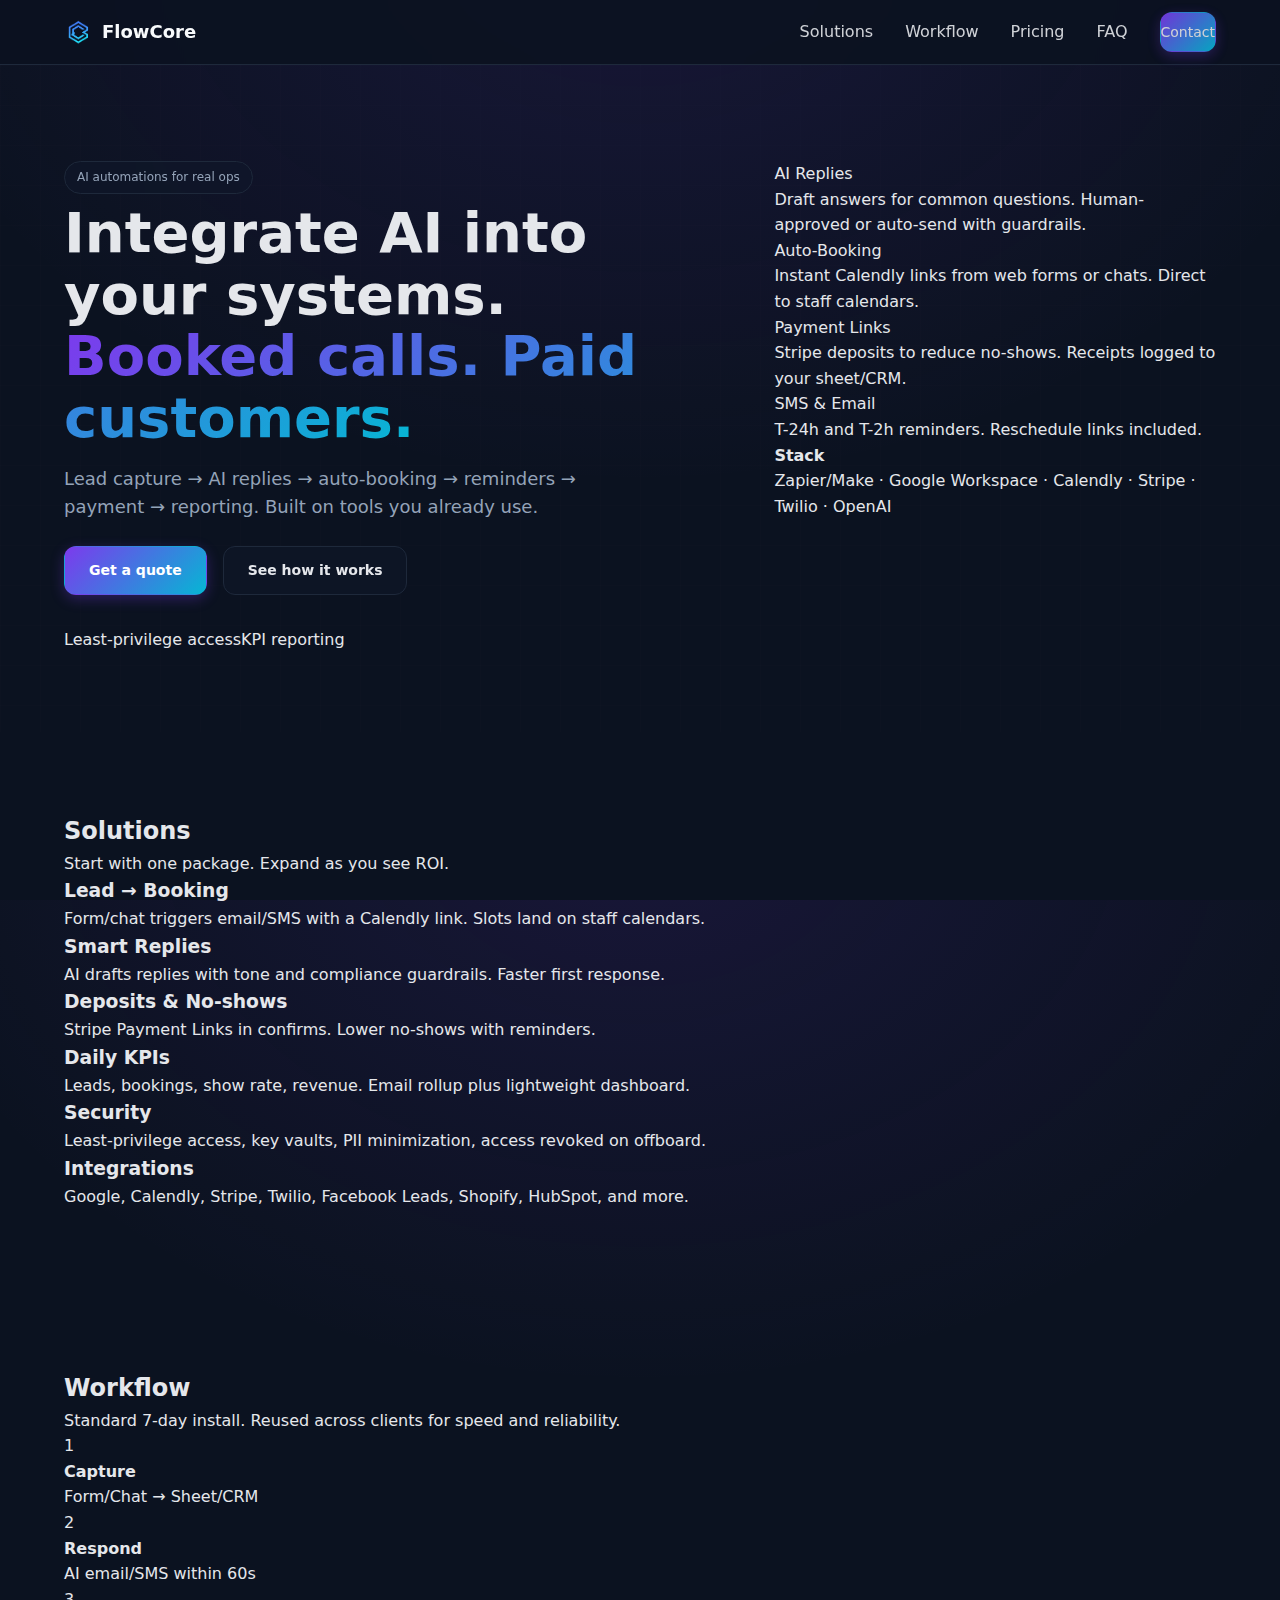
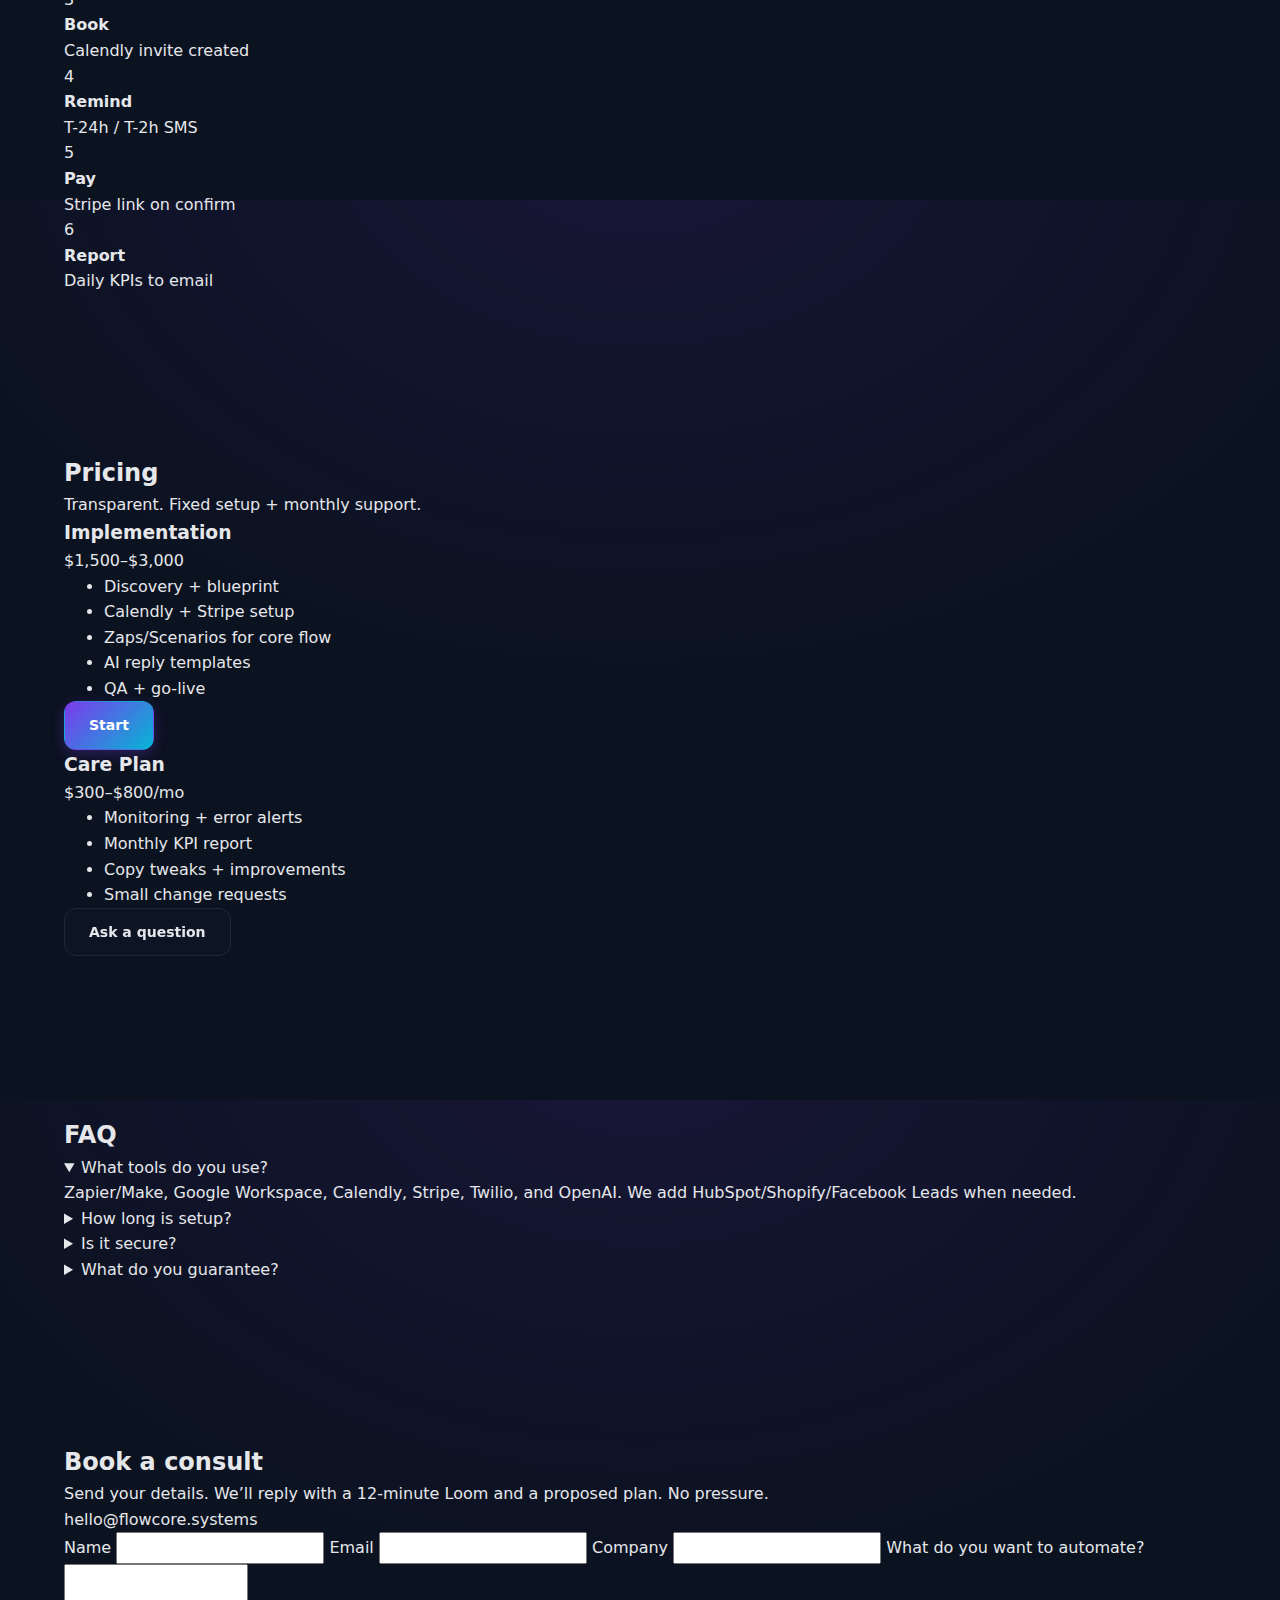
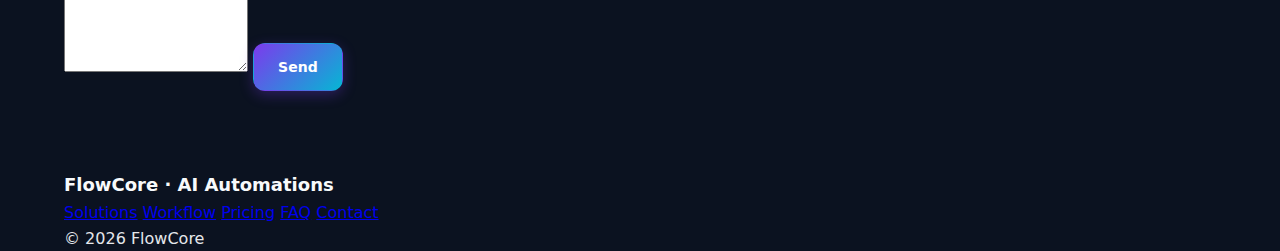
<file: index.html>
<!doctype html>
<html lang="en">
<head>
  <meta charset="utf-8" />
  <meta name="viewport" content="width=device-width,initial-scale=1" />
  <title>FlowCore — AI Automations for Business</title>
  <meta name="description" content="FlowCore integrates AI automations into your business: lead capture → AI replies → booking → reminders → payment → reporting." />
  <meta name="theme-color" content="#0b1220" />
  <link rel="manifest" href="manifest.json" />
  <link rel="icon" href="assets/img/icon.png" />
  <link rel="apple-touch-icon" href="assets/img/icon-192.png" />
  <link rel="stylesheet" href="assets/css/style.css" />
</head>
<body>
  <!-- Header -->
  <header class="header" id="top">
    <div class="container nav">
      <a class="brand" href="#top" aria-label="FlowCore">
        <span class="logo" aria-hidden="true">
        <img src="assets/img/icon.png" alt="" width="28" height="28" style="display:block" />
        </span>
        <span>FlowCore</span>
      </a>
      <input id="menu-toggle" type="checkbox" hidden />
      <label for="menu-toggle" class="burger" aria-label="Menu"><span></span></label>
      <nav class="menu">
        <a href="#solutions">Solutions</a>
        <a href="#workflow">Workflow</a>
        <a href="#pricing">Pricing</a>
        <a href="#faq">FAQ</a>
        <a class="btn btn-primary" href="#contact">Contact</a>
      </nav>
    </div>
  </header>

  <!-- Hero -->
  <section class="section hero">
    <div class="bg-grid"></div>
    <div class="container hero-inner">
      <div class="hero-copy">
        <span class="badge">AI automations for real ops</span>
        <h1>Integrate AI into your systems.<br><span class="grad">Booked calls. Paid customers.</span></h1>
        <p>Lead capture → AI replies → auto-booking → reminders → payment → reporting. Built on tools you already use.</p>
        <div class="cta">
          <a class="btn btn-primary" href="#contact">Get a quote</a>
          <a class="btn btn-ghost" href="#workflow">See how it works</a>
        </div>
        <div class="hero-highlights">
          <span>Least-privilege access</span>
          <span>KPI reporting</span>
        </div>
      </div>
      <div class="hero-cards">
        <div class="card">
          <div class="card-title">AI Replies</div>
          <p>Draft answers for common questions. Human-approved or auto-send with guardrails.</p>
        </div>
        <div class="card">
          <div class="card-title">Auto-Booking</div>
          <p>Instant Calendly links from web forms or chats. Direct to staff calendars.</p>
        </div>
        <div class="card">
          <div class="card-title">Payment Links</div>
          <p>Stripe deposits to reduce no-shows. Receipts logged to your sheet/CRM.</p>
        </div>
        <div class="card">
          <div class="card-title">SMS & Email</div>
          <p>T-24h and T-2h reminders. Reschedule links included.</p>
        </div>
        <div class="stack card">
          <strong>Stack</strong>
          <p>Zapier/Make · Google Workspace · Calendly · Stripe · Twilio · OpenAI</p>
        </div>
      </div>
    </div>
  </section>

  <!-- Solutions -->
  <section class="section" id="solutions">
    <div class="container">
      <h2>Solutions</h2>
      <p class="muted maxw">Start with one package. Expand as you see ROI.</p>
      <div class="grid3">
        <article class="tile">
          <h3>Lead → Booking</h3>
          <p>Form/chat triggers email/SMS with a Calendly link. Slots land on staff calendars.</p>
        </article>
        <article class="tile">
          <h3>Smart Replies</h3>
          <p>AI drafts replies with tone and compliance guardrails. Faster first response.</p>
        </article>
        <article class="tile">
          <h3>Deposits & No-shows</h3>
          <p>Stripe Payment Links in confirms. Lower no-shows with reminders.</p>
        </article>
        <article class="tile">
          <h3>Daily KPIs</h3>
          <p>Leads, bookings, show rate, revenue. Email rollup plus lightweight dashboard.</p>
        </article>
        <article class="tile">
          <h3>Security</h3>
          <p>Least-privilege access, key vaults, PII minimization, access revoked on offboard.</p>
        </article>
        <article class="tile">
          <h3>Integrations</h3>
          <p>Google, Calendly, Stripe, Twilio, Facebook Leads, Shopify, HubSpot, and more.</p>
        </article>
      </div>
    </div>
  </section>

  <!-- Workflow -->
  <section class="section" id="workflow">
    <div class="container">
      <h2>Workflow</h2>
      <p class="muted maxw">Standard 7-day install. Reused across clients for speed and reliability.</p>
      <div class="steps">
        <div class="step"><div class="num">1</div><h4>Capture</h4><p>Form/Chat → Sheet/CRM</p></div>
        <div class="step"><div class="num">2</div><h4>Respond</h4><p>AI email/SMS within 60s</p></div>
        <div class="step"><div class="num">3</div><h4>Book</h4><p>Calendly invite created</p></div>
        <div class="step"><div class="num">4</div><h4>Remind</h4><p>T-24h / T-2h SMS</p></div>
        <div class="step"><div class="num">5</div><h4>Pay</h4><p>Stripe link on confirm</p></div>
        <div class="step"><div class="num">6</div><h4>Report</h4><p>Daily KPIs to email</p></div>
      </div>
    </div>
  </section>

  <!-- Pricing -->
  <section class="section" id="pricing">
    <div class="container">
      <h2>Pricing</h2>
      <p class="muted maxw">Transparent. Fixed setup + monthly support.</p>
    <div class="grid2">
      <div class="price card">
        <h3>Implementation</h3>
        <div class="amount">$1,500–$3,000</div>
        <ul>
          <li>Discovery + blueprint</li>
          <li>Calendly + Stripe setup</li>
          <li>Zaps/Scenarios for core flow</li>
          <li>AI reply templates</li>
          <li>QA + go-live</li>
        </ul>
        <a class="btn btn-primary" href="#contact">Start</a>
      </div>
      <div class="price card">
        <h3>Care Plan</h3>
        <div class="amount">$300–$800/mo</div>
        <ul>
          <li>Monitoring + error alerts</li>
          <li>Monthly KPI report</li>
          <li>Copy tweaks + improvements</li>
          <li>Small change requests</li>
        </ul>
        <a class="btn btn-ghost" href="#contact">Ask a question</a>
      </div>
    </div>
    </div>
  </section>

  <!-- FAQ -->
  <section class="section" id="faq">
    <div class="container">
      <h2>FAQ</h2>
      <div class="faq">
        <details open>
          <summary>What tools do you use?</summary>
          <p>Zapier/Make, Google Workspace, Calendly, Stripe, Twilio, and OpenAI. We add HubSpot/Shopify/Facebook Leads when needed.</p>
        </details>
        <details>
          <summary>How long is setup?</summary>
          <p>Standard build ships in 7 days: discovery, build, QA, and go-live.</p>
        </details>
        <details>
          <summary>Is it secure?</summary>
          <p>Yes. Least-privilege access, provider vaults for keys, PII minimization, and access revocation on offboarding.</p>
        </details>
        <details>
          <summary>What do you guarantee?</summary>
          <p>Fast first response (&lt;60s), clear dashboards, and operational reliability. Performance depends on your traffic and offer.</p>
        </details>
      </div>
    </div>
  </section>

  <!-- Contact -->
  <section class="section" id="contact">
    <div class="container grid2 contact">
      <div>
        <h2>Book a consult</h2>
        <p class="muted maxw">Send your details. We’ll reply with a 12-minute Loom and a proposed plan. No pressure.</p>
        <div class="contact-info">hello@flowcore.systems</div>
      </div>
      <form name="contact" method="POST" data-netlify="true" class="card form">
        <input type="hidden" name="form-name" value="contact" />
        <label>Name
          <input name="name" required />
        </label>
        <label>Email
          <input type="email" name="email" required />
        </label>
        <label>Company
          <input name="company" />
        </label>
        <label>What do you want to automate?
          <textarea name="message" rows="4"></textarea>
        </label>
        <button class="btn btn-primary" type="submit">Send</button>
      </form>
    </div>
  </section>

  <!-- Footer -->
  <footer class="footer">
    <div class="container footer-inner">
      <div class="brand small">FlowCore · AI Automations</div>
      <div class="links">
        <a href="#solutions">Solutions</a>
        <a href="#workflow">Workflow</a>
        <a href="#pricing">Pricing</a>
        <a href="#faq">FAQ</a>
        <a href="#contact">Contact</a>
      </div>
      <div class="small">© <span id="year"></span> FlowCore</div>
    </div>
  </footer>

  <script src="assets/js/app.js"></script>
</body>
</html>
</file>
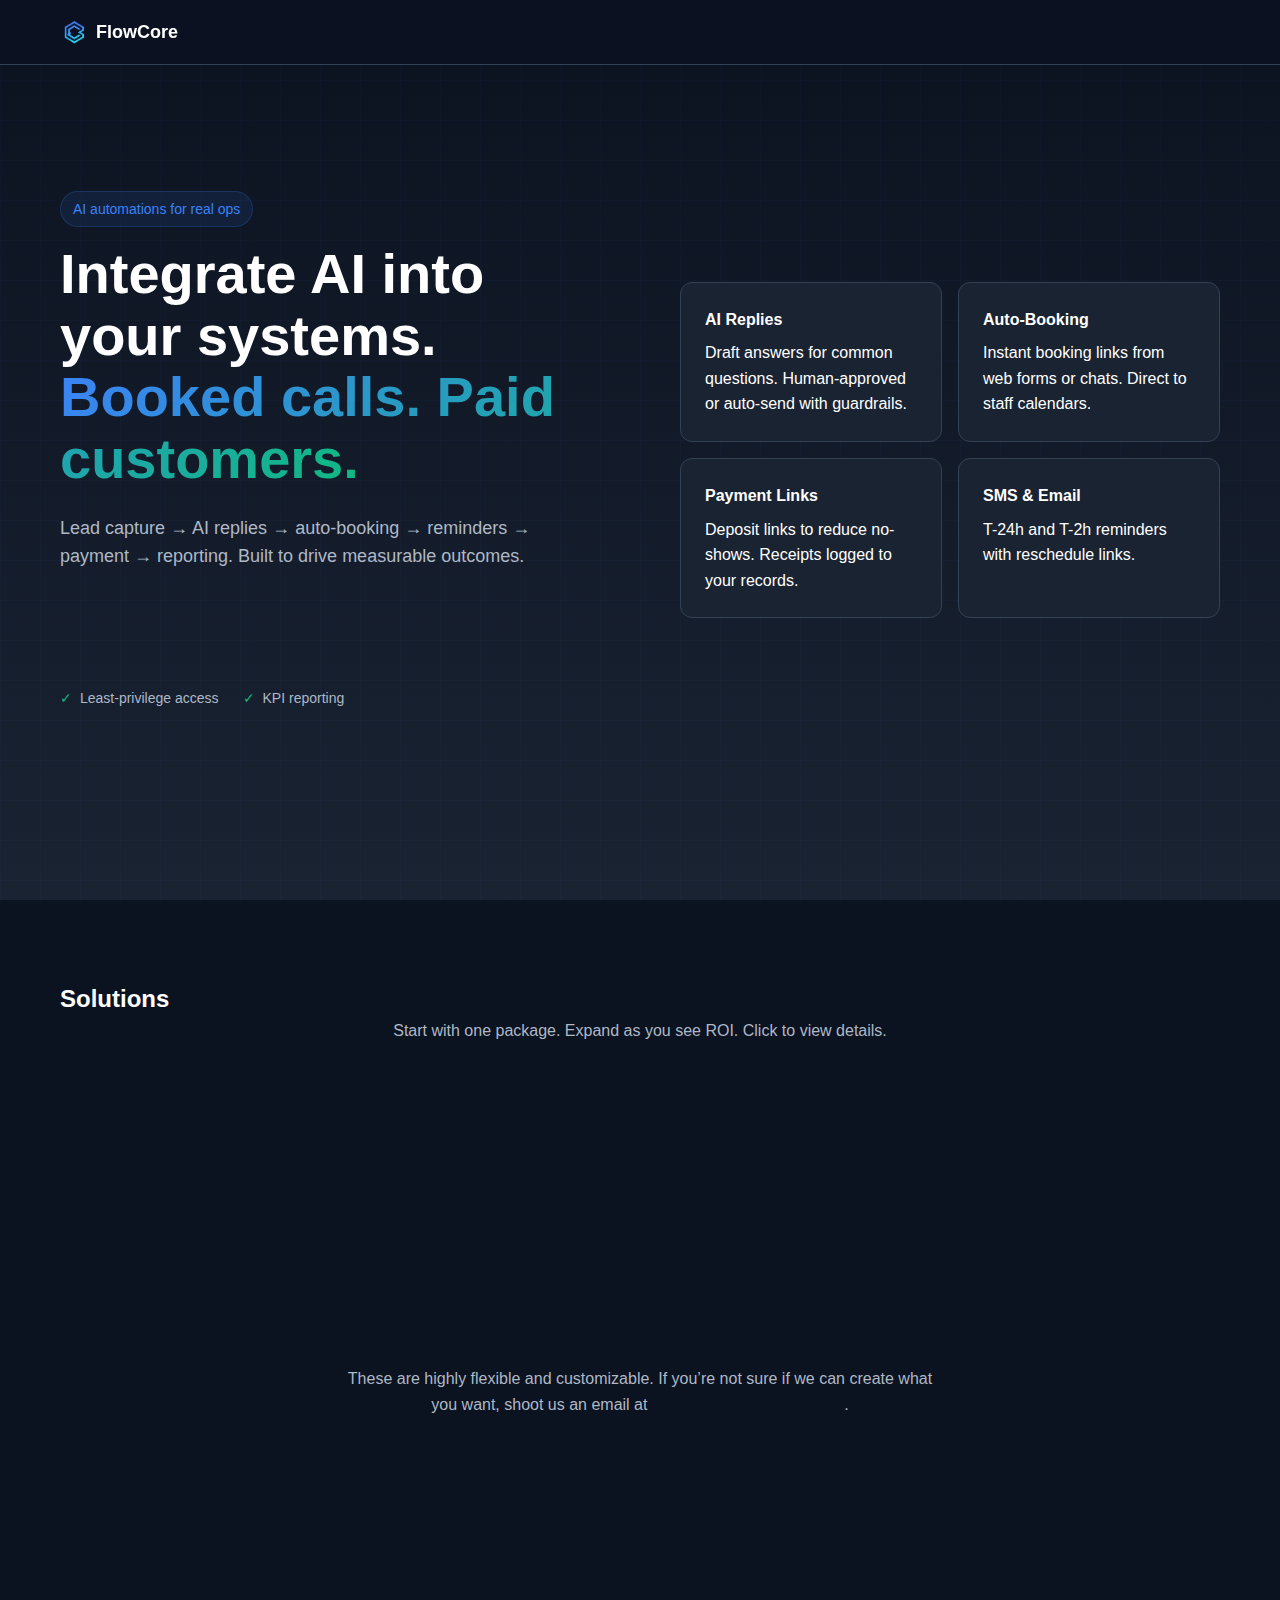
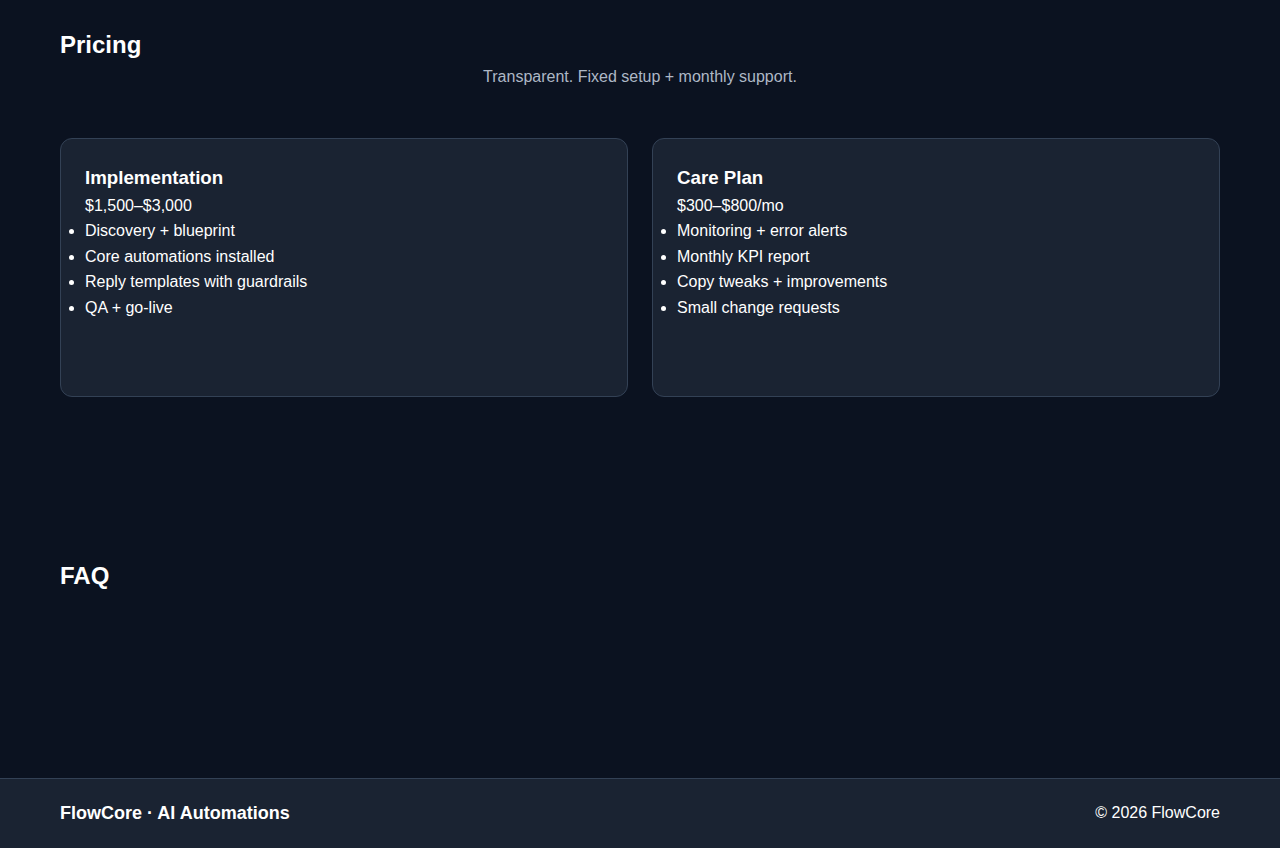
<file: FlowCorePUB-main/index.html>
<!doctype html>
<html lang="en">
<head>
  <meta charset="utf-8" />
  <meta name="viewport" content="width=device-width,initial-scale=1" />
  <title>FlowCore — AI Automations for Business</title>
  <meta name="description" content="FlowCore integrates AI automations into your business: lead capture → AI replies → booking → reminders → payment → reporting." />
  <meta name="theme-color" content="#0b1220" />
  <link rel="manifest" href="manifest.json" />
  <link rel="icon" href="assets/img/icon.png" />
  <link rel="apple-touch-icon" href="assets/img/icon-192.png" />
  <link rel="stylesheet" href="assets/css/style.css" />
</head>
<body>
  <!-- Header -->
  <header class="header" id="top">
    <div class="container nav">
      <a class="brand" href="#top" aria-label="FlowCore">
        <span class="logo" aria-hidden="true">
          <img src="assets/img/icon.png" alt="" width="28" height="28" style="display:block" />
        </span>
        <span>FlowCore</span>
      </a>
      <input id="menu-toggle" type="checkbox" hidden aria-controls="menu" />
      <label for="menu-toggle" class="burger" aria-label="Toggle Menu" data-animate="burger"><span></span></label>
      <nav class="menu" id="menu" data-animate="menu">
        <a href="#solutions" data-animate="menu-item">Solutions</a>
        <a href="#pricing" data-animate="menu-item">Pricing</a>
        <a href="#faq" data-animate="menu-item">FAQ</a>
      </nav>
    </div>
  </header>

  <!-- Hero -->
  <section class="section hero">
    <div class="bg-grid"></div>
    <div class="container hero-inner">
      <div class="hero-copy">
        <span class="badge" data-animate="badge">AI automations for real ops</span>
        <h1>Integrate AI into your systems.<br><span class="grad">Booked calls. Paid customers.</span></h1>
        <p>Lead capture → AI replies → auto-booking → reminders → payment → reporting. Built to drive measurable outcomes.</p>
        <div class="cta">
          <a class="btn btn-primary" href="#solutions" data-animate="button">Explore solutions</a>
          <a class="btn btn-ghost" href="#pricing" data-animate="button">See pricing</a>
        </div>
        <div class="hero-highlights">
          <span data-animate="highlight">Least-privilege access</span>
          <span data-animate="highlight">KPI reporting</span>
        </div>
      </div>
      <div class="hero-cards">
        <div class="card" data-animate="card">
          <div class="card-title">AI Replies</div>
          <p>Draft answers for common questions. Human-approved or auto-send with guardrails.</p>
        </div>
        <div class="card" data-animate="card">
          <div class="card-title">Auto-Booking</div>
          <p>Instant booking links from web forms or chats. Direct to staff calendars.</p>
        </div>
        <div class="card" data-animate="card">
          <div class="card-title">Payment Links</div>
          <p>Deposit links to reduce no-shows. Receipts logged to your records.</p>
        </div>
        <div class="card" data-animate="card">
          <div class="card-title">SMS & Email</div>
          <p>T-24h and T-2h reminders with reschedule links.</p>
        </div>
      </div>
    </div>
  </section>

  <!-- Solutions -->
  <section class="section" id="solutions">
    <div class="container">
      <h2>Solutions</h2>
      <p class="muted maxw">Start with one package. Expand as you see ROI. Click to view details.</p>

      <div class="grid3">
        <details class="tile" data-animate="tile">
          <summary><h3>Automated Appointment Booking & Reminders</h3></summary>
          <p>AI integrates with Google Calendar or a booking tool to allow customers to schedule appointments online. It sends automatic SMS or email confirmations and reminders, reducing no-shows.</p>
          <ul>
            <li>Google Calendar integration</li>
            <li>Automatic SMS/email reminders</li>
            <li>Reduces no-shows</li>
          </ul>
        </details>

        <details class="tile" data-animate="tile">
          <summary><h3>Customer Query Chatbot</h3></summary>
          <p>AI chatbot on the business website or Facebook page answers FAQs, books appointments, and routes complex queries to staff. Works 24/7, improving response time without extra staff cost.</p>
          <ul>
            <li>24/7 FAQ responses</li>
            <li>Appointment booking</li>
            <li>Staff query routing</li>
          </ul>
        </details>

        <details class="tile" data-animate="tile">
          <summary><h3>Lead Capture & Follow-Up</h3></summary>
          <p>AI collects leads from web forms, ads, or social media messages, adds them to a CRM, and sends automated follow-up emails/SMS sequences to nurture them until conversion.</p>
          <ul>
            <li>Multi-channel lead capture</li>
            <li>CRM integration</li>
            <li>Automated follow-up sequences</li>
          </ul>
        </details>

        <details class="tile" data-animate="tile">
          <summary><h3>Inventory & Re-Stock Alerts</h3></summary>
          <p>AI tracks sales and stock levels in real-time. It predicts when items will run low and automatically sends purchase orders or alerts staff, avoiding lost sales.</p>
          <ul>
            <li>Real-time stock tracking</li>
            <li>Predictive restock alerts</li>
            <li>Automated purchase orders</li>
          </ul>
        </details>

        <details class="tile" data-animate="tile">
          <summary><h3>Review Request & Reputation Management</h3></summary>
          <p>AI sends automatic review requests to customers after service, filters out negative feedback for internal follow-up, and posts positive reviews to Google or Facebook to boost reputation.</p>
          <ul>
            <li>Automated review requests</li>
            <li>Negative feedback filtering</li>
            <li>Social media review posting</li>
          </ul>
        </details>

        <details class="tile" data-animate="tile">
          <summary><h3>Invoice & Payment Automation</h3></summary>
          <p>AI generates invoices after a job is completed, emails them to customers, and follows up with payment reminders. Can integrate with Stripe, PayPal, or accounting software.</p>
          <ul>
            <li>Automated invoice generation</li>
            <li>Payment reminder emails</li>
            <li>Stripe/PayPal integration</li>
          </ul>
        </details>

        <details class="tile" data-animate="tile">
          <summary><h3>Social Media Content Scheduling</h3></summary>
          <p>AI plans and creates social posts based on trends, industry news, or promotions. It schedules them across Facebook, Instagram, and LinkedIn, ensuring consistent marketing.</p>
          <ul>
            <li>Trend-based post creation</li>
            <li>Multi-platform scheduling</li>
            <li>Consistent marketing output</li>
          </ul>
        </details>

        <details class="tile" data-animate="tile">
          <summary><h3>Predictive Upselling & Cross-Selling</h3></summary>
          <p>AI analyses customer purchase history and recommends related products/services via targeted emails or at checkout. This increases average order value.</p>
          <ul>
            <li>Purchase history analysis</li>
            <li>Targeted email recommendations</li>
            <li>Checkout upsell prompts</li>
          </ul>
        </details>

        <details class="tile" data-animate="tile">
          <summary><h3>AI Voice Receptionist</h3></summary>
          <p>AI-powered phone assistant answers calls, provides business information, books appointments, and routes calls to the right person. Works after hours and filters spam calls.</p>
          <ul>
            <li>24/7 call answering</li>
            <li>Appointment booking</li>
            <li>Spam call filtering</li>
          </ul>
        </details>
      </div>
      <p class="muted maxw">These are highly flexible and customizable. If you’re not sure if we can create what you want, shoot us an email at <a href="mailto:support@flowcore.systems" data-animate="link">support@flowcore.systems</a>.</p>
    </div>
  </section>

  <!-- Pricing -->
  <section class="section" id="pricing">
    <div class="container">
      <h2>Pricing</h2>
      <p class="muted maxw">Transparent. Fixed setup + monthly support.</p>
      <div class="grid2">
        <div class="price card" data-animate="card">
          <h3>Implementation</h3>
          <div class="amount">$1,500–$3,000</div>
          <ul>
            <li>Discovery + blueprint</li>
            <li>Core automations installed</li>
            <li>Reply templates with guardrails</li>
            <li>QA + go-live</li>
          </ul>
          <a class="btn btn-primary" href="#faq" data-animate="button">Start</a>
        </div>
        <div class="price card" data-animate="card">
          <h3>Care Plan</h3>
          <div class="amount">$300–$800/mo</div>
          <ul>
            <li>Monitoring + error alerts</li>
            <li>Monthly KPI report</li>
            <li>Copy tweaks + improvements</li>
            <li>Small change requests</li>
          </ul>
          <a class="btn btn-ghost" href="#faq" data-animate="button">Ask a question</a>
        </div>
      </div>
    </div>
  </section>

  <!-- FAQ -->
  <section class="section" id="faq">
    <div class="container">
      <h2>FAQ</h2>
      <div class="grid2">
        <div class="faq">
          <details open data-animate="tile">
            <summary>What outcomes do you focus on?</summary>
            <p>Faster first response, higher booking rate, and fewer no-shows. We report these weekly.</p>
          </details>
          <details data-animate="tile">
            <summary>How long is setup?</summary>
            <p>A standard build ships in 7 days including discovery, build, QA, and go-live.</p>
          </details>
        </div>
        <div class="faq">
          <details data-animate="tile">
            <summary>Is it secure?</summary>
            <p>Yes. We use least-privilege access, store keys in vaults, minimize PII, and remove access at offboarding.</p>
          </details>
          <details data-animate="tile">
            <summary>What support do we get?</summary>
            <p>Monitoring, error alerts, monthly KPI reports, and small change requests under the Care Plan.</p>
          </details>
        </div>
      </div>
    </div>
  </section>

  <!-- Footer -->
  <footer class="footer">
    <div class="container footer-inner">
      <div class="brand small">FlowCore · AI Automations</div>
      <div class="links">
        <a href="#solutions" data-animate="footer-link">Solutions</a>
        <a href="#pricing" data-animate="footer-link">Pricing</a>
        <a href="#faq" data-animate="footer-link">FAQ</a>
      </div>
      <div class="small">© <span id="year"></span> FlowCore</div>
    </div>
  </footer>

  <!-- Sample Modal for Lead Capture/Chatbot -->
  <div class="modal" id="lead-capture" data-animate="modal" hidden>
    <div class="modal-backdrop" data-animate="backdrop"></div>
    <div class="modal-content">
      <button class="modal-close" aria-label="Close modal" data-animate="button">×</button>
      <h3>Contact Us</h3>
      <form>
        <label for="name">Name</label>
        <input id="name" type="text" data-animate="input" placeholder="Your name" />
        <label for="email">Email</label>
        <input id="email" type="email" data-animate="input" placeholder="Your email" />
        <button type="submit" class="btn btn-primary" data-animate="button">Submit</button>
      </form>
    </div>
  </div>

  <script src="assets/js/app.js"></script>
</body>
</html>
</file>
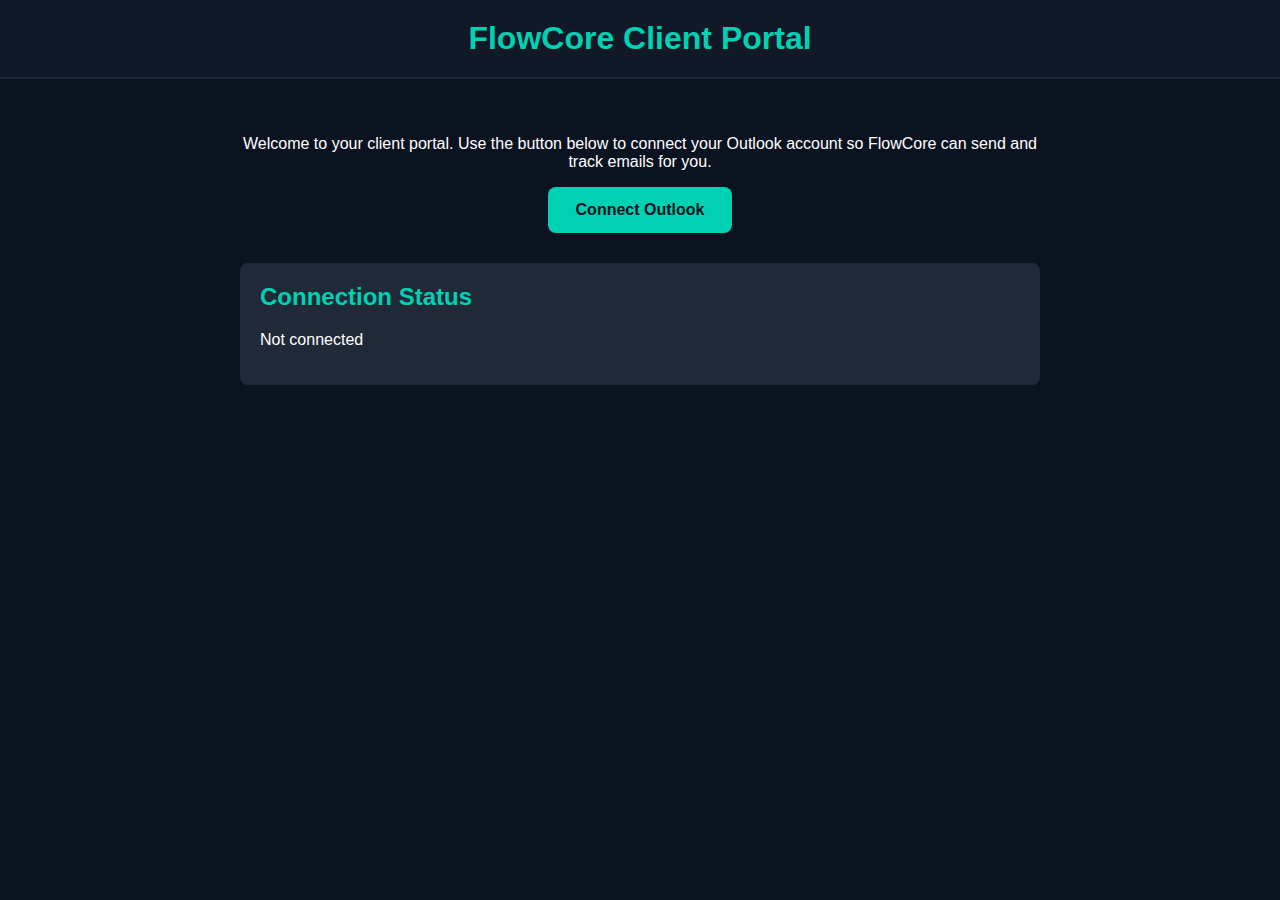
<file: FlowCorePUB-main/client-portal-1612f143g132eedr/index.html>
<!DOCTYPE html>
<html lang="en">
<head>
    <meta charset="UTF-8">
    <title>FlowCore Client Portal</title>
    <meta name="viewport" content="width=device-width, initial-scale=1.0">
    <style>
        body {
            font-family: Arial, sans-serif;
            background-color: #0b1220;
            color: #fff;
            margin: 0;
            padding: 0;
        }
        header {
            background-color: #111827;
            padding: 20px;
            text-align: center;
            border-bottom: 2px solid #1f2937;
        }
        header h1 {
            margin: 0;
            color: #00d1b2;
        }
        main {
            padding: 40px;
            max-width: 800px;
            margin: auto;
            text-align: center;
        }
        .btn {
            display: inline-block;
            padding: 14px 28px;
            font-size: 16px;
            font-weight: bold;
            background-color: #00d1b2;
            color: #0b1220;
            text-decoration: none;
            border-radius: 8px;
            transition: background-color 0.3s ease;
        }
        .btn:hover {
            background-color: #00b89c;
        }
        .status {
            margin-top: 30px;
            padding: 20px;
            background-color: #1f2937;
            border-radius: 8px;
            text-align: left;
        }
        .status h2 {
            margin-top: 0;
            color: #00d1b2;
        }
    </style>
</head>
<body>
<header>
    <h1>FlowCore Client Portal</h1>
</header>

<main>
    <p>Welcome to your client portal. Use the button below to connect your Outlook account so FlowCore can send and track emails for you.</p>

    <!-- Replace NANGO_HOST and CLIENT_ID dynamically in production -->
    <a class="btn" 
       href="https://api.nango.dev/connect/microsoft?connection_id=8f6eec44-8b00-473d-bdd2-1389085b10d6&return_url=https%3A%2F%2Fflowcore.systems%2Fclient-portal-1612f143g132eedr">
        Connect Outlook
    </a>

    <div class="status">
        <h2>Connection Status</h2>
        <p id="status-text">Not connected</p>
    </div>
</main>

<script>
    // Example: read a query param from return_url to show "Connected"
    const params = new URLSearchParams(window.location.search);
    if (params.get('connected') === 'true') {
        document.getElementById('status-text').textContent = '✅ Connected to Outlook';
    }
</script>
</body>
</html>
</file>
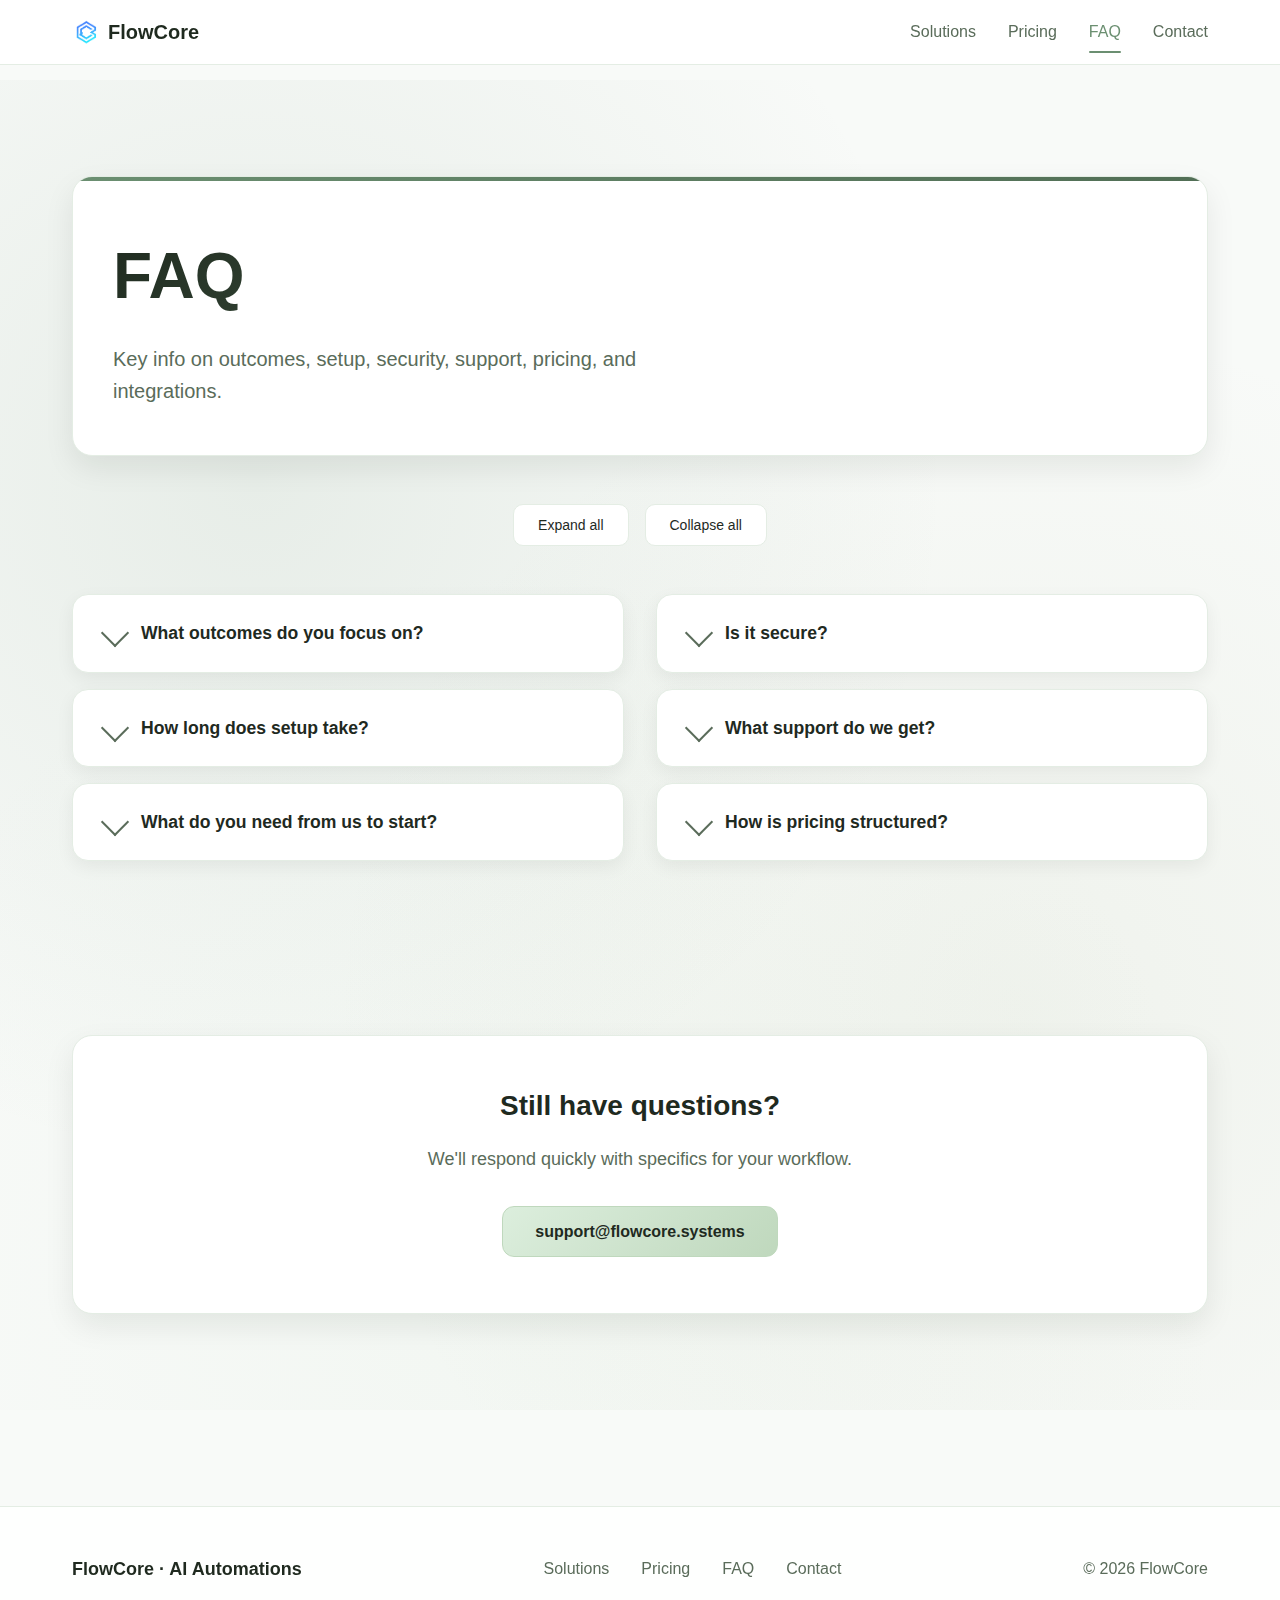
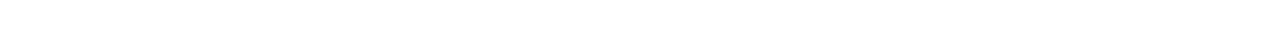
<file: FlowCorePUB-main/faq/index.html>
<!doctype html>
<html lang="en">
<head>
  <meta charset="utf-8" />
  <meta name="viewport" content="width=device-width,initial-scale=1" />
  <title>FAQ — FlowCore</title>
  <meta name="description" content="Answers to common questions about FlowCore's AI automations, setup, security, and support." />
  <meta name="theme-color" content="#F8FAF8" />
  <link rel="manifest" href="/manifest.json" />
  <link rel="icon" href="/assets/img/icon.png" />
  <link rel="apple-touch-icon" href="/assets/img/icon-192.png" />
  <style>
    * { margin: 0; padding: 0; box-sizing: border-box; }

    :root {
      --primary: #6B8F71;
      --primary-dark: #516E55;
      --secondary: #A3B18A;
      --accent: #BFD8BD;

      --background: #F8FAF8;
      --surface: #FFFFFF;
      --surface-light: #EEF5EE;

      --text: #1F2A1F;
      --text-muted: #5A6C5A;

      --border: #E4EDE4;
      --border-hover: rgba(107,143,113,0.35);

      --gradient-1: linear-gradient(135deg, #6B8F71 0%, #516E55 100%);
      --gradient-2: linear-gradient(135deg, #BFD8BD 0%, #A3B18A 100%);
      --gradient-3: linear-gradient(135deg, #DCEEDD 0%, #BFD8BD 100%);
      --gradient-bg: linear-gradient(135deg, rgba(107,143,113,0.10) 0%, rgba(163,177,138,0.08) 100%);
    }

    body {
      font-family: -apple-system, BlinkMacSystemFont, 'Segoe UI', Roboto, sans-serif;
      background: var(--background);
      color: var(--text);
      line-height: 1.6;
      overflow-x: hidden;
    }

    .container { max-width: 1200px; margin: 0 auto; padding: 0 2rem; }

/* Header (canonical) */
.header{
  position: fixed;
  top: 0; left: 0; right: 0;
  background: rgba(255,255,255,0.9);
  backdrop-filter: blur(20px);
  border-bottom: 1px solid var(--border);
  z-index: 1000;
  transition: background 0.3s ease, box-shadow 0.3s ease;
}
.nav{
  height: 64px;
  display: flex;
  align-items: center;
  justify-content: space-between;
  padding: 0 2rem;
}
.brand{
  display: flex;
  align-items: center;
  gap: 0.5rem;
  text-decoration: none;
  color: var(--text);
  font-weight: 600;
  font-size: 1.25rem;
  line-height: 1;
}
.logo{ display: flex; align-items: center; line-height: 0; }
.logo img{
  width: 28px; height: 28px;
  display: block;
  object-fit: contain;
  border-radius: 6px;
  vertical-align: middle;
}
.menu{ display: flex; align-items: center; gap: 2rem; }
.menu a{
  text-decoration: none;
  color: var(--text-muted);
  transition: color 0.3s ease;
  position: relative;
}
.menu a:hover,
.menu a.active{ color: var(--primary); }
.menu a.active::after{
  content: '';
  position: absolute;
  bottom: -0.5rem; left: 0; right: 0;
  height: 2px; background: var(--primary);
  border-radius: 1px;
}

/* Toggle */
#menu-toggle, .burger{ display: none; }

/* Mobile */
@media (max-width: 768px){
  .nav{ padding: 1rem; }

  .burger{
    display: block;
    width: 24px; height: 20px;
    cursor: pointer; position: relative; z-index: 1001;
  }
  .burger span,
  .burger span::before,
  .burger span::after{
    display: block; width: 100%; height: 2px;
    background: var(--text);
    border-radius: 1px; transition: all 0.3s ease;
    position: relative;
  }
  .burger span::before,
  .burger span::after{ content: ''; position: absolute; }
  .burger span::before{ top: -8px; }
  .burger span::after{ top: 8px; }

  .menu{
    display: none;
    position: absolute; top: 100%; left: 0; right: 0;
    background: rgba(255,255,255,0.95);
    backdrop-filter: blur(20px);
    flex-direction: column; padding: 2rem; gap: 1rem;
    border-top: 1px solid var(--border);
  }
  #menu-toggle:checked ~ .menu{ display: flex; }
}
    /* Section */
    .section { padding: 6rem 0; position: relative; }
    .section::before {
      content: '';
      position: absolute; inset: 0;
      background:
        radial-gradient(circle at 20% 30%, rgba(107,143,113,0.12) 0%, transparent 50%),
        radial-gradient(circle at 80% 70%, rgba(163,177,138,0.10) 0%, transparent 50%),
        radial-gradient(circle at 40% 90%, rgba(191,216,189,0.10) 0%, transparent 50%);
      pointer-events: none;
    }

    /* FAQ Hero Section */
    .faq-hero {
      background: var(--surface);
      border: 1px solid var(--border);
      border-radius: 20px;
      padding: 3rem 2.5rem;
      margin-bottom: 3rem;
      position: relative;
      overflow: hidden;
      animation: fadeInUp 0.8s ease-out;
      box-shadow: 0 12px 30px rgba(16,24,16,0.08);
    }
    .faq-hero::before {
      content: '';
      position: absolute; top: 0; left: 0; right: 0; height: 4px;
      background: var(--gradient-1);
      border-radius: 20px 20px 0 0;
    }
    .faq-hero h2 {
      font-size: clamp(2.5rem, 5vw, 4rem);
      font-weight: 700;
      margin-bottom: 1rem;
      background: linear-gradient(135deg, var(--text) 0%, var(--primary) 100%);
      -webkit-background-clip: text;
      -webkit-text-fill-color: transparent;
      background-clip: text;
    }
    .faq-hero p { color: var(--text-muted); font-size: 1.25rem; max-width: 600px; }

    /* FAQ Toolbar */
    .faq-toolbar {
      display: flex; justify-content: center; gap: 1rem; margin-bottom: 3rem;
      animation: fadeInUp 0.8s ease-out 0.2s both;
    }
    .btn-small {
      font-size: 0.875rem; padding: 0.75rem 1.5rem; border-radius: 10px;
      border: 1px solid var(--border);
      background: var(--surface);
      color: var(--text);
      cursor: pointer; transition: all 0.3s ease; font-weight: 500;
      position: relative; overflow: hidden;
    }
    .btn-small::before {
      content: '';
      position: absolute; top: 0; left: -100%; width: 100%; height: 100%;
      background: linear-gradient(90deg, transparent, rgba(255,255,255,0.6), transparent);
      transition: left 0.5s;
    }
    .btn-small:hover {
      border-color: var(--primary);
      color: var(--primary);
      transform: translateY(-2px);
      box-shadow: 0 8px 25px rgba(16,24,16,0.12);
    }
    .btn-small:hover::before { left: 100%; }
    .btn-small:active { transform: translateY(-1px); }

    /* Grid Layout */
    .grid2 {
      display: grid;
      grid-template-columns: repeat(auto-fit, minmax(400px, 1fr));
      gap: 2rem;
      margin-bottom: 4rem;
    }

    .faq[data-faq-col="1"] { animation: slideInLeft 0.6s ease-out 0.4s both; }
    .faq[data-faq-col="2"] { animation: slideInRight 0.6s ease-out 0.6s both; }

    /* FAQ Items */
    .faq details {
      background: var(--surface);
      border: 1px solid var(--border);
      border-radius: 16px;
      margin-bottom: 1rem;
      overflow: hidden;
      transition: all 0.4s cubic-bezier(0.4, 0, 0.2, 1);
      position: relative;
      box-shadow: 0 6px 18px rgba(16,24,16,0.06);
    }
    .faq details::before {
      content: '';
      position: absolute; top: 0; left: 0; width: 4px; height: 100%;
      background: var(--gradient-1);
      transform: scaleY(0);
      transform-origin: bottom;
      transition: transform 0.4s ease;
    }
    .faq details:nth-child(2n)::before { background: var(--gradient-2); }
    .faq details:nth-child(3n)::before { background: var(--gradient-3); }

    .faq details:hover {
      transform: translateX(8px);
      border-color: var(--border-hover);
      box-shadow: 0 10px 30px rgba(16,24,16,0.10);
    }
    .faq details:hover::before { transform: scaleY(1); }

    .faq details[open] {
      border-color: var(--primary);
      box-shadow: 0 15px 35px rgba(16,24,16,0.12);
    }
    .faq details[open]::before { transform: scaleY(1); }

    .faq summary {
      list-style: none;
      padding: 1.5rem 2rem;
      cursor: pointer;
      font-weight: 600;
      display: flex; align-items: center; gap: 1rem;
      user-select: none;
      transition: all 0.3s ease;
      position: relative;
      font-size: 1.1rem;
      color: var(--text);
    }
    .faq summary::-webkit-details-marker { display: none; }
    .faq summary:hover { color: var(--primary); }

    .faq-caret {
      width: 20px; height: 20px;
      border: 2px solid var(--text-muted);
      border-left: 0; border-top: 0;
      transform: rotate(45deg);
      transition: all 0.3s cubic-bezier(0.4, 0, 0.2, 1);
      flex-shrink: 0;
    }
    .faq details[open] > summary .faq-caret { transform: rotate(-135deg); border-color: var(--primary); }
    .faq summary:hover .faq-caret { border-color: var(--primary); transform: rotate(45deg) scale(1.1); }
    .faq details[open] > summary:hover .faq-caret { transform: rotate(-135deg) scale(1.1); }

    .faq-body {
      padding: 0 2rem 1.5rem 4rem;
      color: var(--text-muted);
      line-height: 1.7;
      font-size: 1rem;
      animation: fadeInContent 0.4s ease-out;
    }
    .faq-body a {
      color: var(--secondary);
      text-decoration: none;
      transition: color 0.3s ease;
    }
    .faq-body a:hover { color: var(--primary); text-decoration: underline; }

    /* Contact Section */
    .contact-section {
      background: var(--surface);
      border: 1px solid var(--border);
      border-radius: 20px;
      padding: 3rem 2.5rem;
      text-align: center;
      position: relative;
      overflow: hidden;
      animation: fadeInUp 0.8s ease-out 0.8s both;
      box-shadow: 0 12px 30px rgba(16,24,16,0.08);
    }
    .contact-section::before {
      content: '';
      position: absolute;
      top: -50%; left: -50%;
      width: 200%; height: 200%;
      background: conic-gradient(from 0deg, transparent, rgba(107,143,113,0.12), transparent);
      animation: rotate 20s linear infinite;
      opacity: 0; transition: opacity 0.3s ease;
    }
    .contact-section:hover::before { opacity: 1; }

    .contact-section h3 {
      font-size: 1.75rem; font-weight: 600; margin-bottom: 1rem; position: relative; z-index: 1; color: var(--text);
    }
    .contact-section p {
      color: var(--text-muted); font-size: 1.125rem; margin-bottom: 2rem; position: relative; z-index: 1;
    }
    .contact-link {
      display: inline-block; padding: 0.75rem 2rem;
      background: var(--gradient-3); color: #1F2A1F;
      text-decoration: none; border-radius: 12px; font-weight: 600; font-size: 1rem;
      transition: all 0.3s ease; position: relative; z-index: 1; overflow: hidden; border: 1px solid var(--accent);
    }
    .contact-link::before {
      content: '';
      position: absolute; top: 0; left: -100%; width: 100%; height: 100%;
      background: linear-gradient(90deg, transparent, rgba(255,255,255,0.6), transparent);
      transition: left 0.5s;
    }
    .contact-link:hover { transform: translateY(-3px); box-shadow: 0 15px 30px rgba(16,24,16,0.12); }
    .contact-link:hover::before { left: 100%; }

    /* Footer */
    .footer {
      background: rgba(255,255,255,0.85);
      border-top: 1px solid var(--border);
      padding: 3rem 0;
      margin-top: 6rem;
      backdrop-filter: blur(12px);
    }
    .footer-inner {
      display: flex; justify-content: space-between; align-items: center; flex-wrap: wrap; gap: 2rem;
    }
    .footer-brand { font-weight: 600; font-size: 1.125rem; color: var(--text); }
    .footer-links { display: flex; gap: 2rem; }
    .footer-links a { color: var(--text-muted); text-decoration: none; transition: color 0.3s ease; }
    .footer-links a:hover { color: var(--primary); }
    .footer-copy { color: var(--text-muted); }

    /* Animations */
    @keyframes fadeInUp { from { opacity: 0; transform: translateY(30px); } to { opacity: 1; transform: translateY(0); } }
    @keyframes slideInLeft { from { opacity: 0; transform: translateX(-50px); } to { opacity: 1; transform: translateX(0); } }
    @keyframes slideInRight { from { opacity: 0; transform: translateX(50px); } to { opacity: 1; transform: translateX(0); } }
    @keyframes fadeInContent { from { opacity: 0; transform: translateY(10px); } to { opacity: 1; transform: translateY(0); } }
    @keyframes rotate { from { transform: rotate(0deg); } to { transform: rotate(360deg); } }

    /* Mobile Responsiveness */
    @media (max-width: 768px) {
      .nav { padding: 1rem; }

      .burger {
        display: block; width: 24px; height: 20px; cursor: pointer; position: relative;
      }
      .burger span,
      .burger span::before,
      .burger span::after {
        display: block; width: 100%; height: 2px; background: var(--text);
        border-radius: 1px; transition: all 0.3s ease;
      }
      .burger span::before, .burger span::after { content: ''; position: absolute; }
      .burger span::before { top: -8px; }
      .burger span::after { top: 8px; }

      .menu {
        display: none; position: absolute; top: 100%; left: 0; right: 0;
        background: rgba(255,255,255,0.95);
        backdrop-filter: blur(20px);
        flex-direction: column; padding: 2rem; gap: 1rem; border-top: 1px solid var(--border);
      }
      #menu-toggle:checked ~ .menu { display: flex; }

      .section { padding: 4rem 0; }
      .faq-hero { padding: 2rem 1.5rem; }
      .grid2 { grid-template-columns: 1fr; gap: 1rem; }
      .faq-toolbar { flex-direction: column; align-items: center; gap: 0.5rem; }

      .faq details { margin: 0 1rem 1rem; }
      .faq summary { padding: 1.25rem 1.5rem; font-size: 1rem; }
      .faq-body { padding: 0 1.5rem 1.25rem 3rem; font-size: 0.9rem; }

      .contact-section { padding: 2rem 1.5rem; margin: 2rem 1rem 0; }

      .footer-inner { flex-direction: column; text-align: center; }
      .footer-links { order: -1; justify-content: center; flex-wrap: wrap; }
    }

    @media (max-width: 480px) {
      .grid2 { grid-template-columns: 1fr; }
    }
  </style>
</head>
<body>
  <!-- Header -->
  <header class="header" id="top">
    <div class="container nav">
      <a class="brand" href="/" aria-label="FlowCore">
        <span class="logo" aria-hidden="true">
          <img src="/assets/img/icon.png" alt="" width="28" height="28" />
        </span>
        <span>FlowCore</span>
      </a>
      <input id="menu-toggle" type="checkbox" hidden aria-controls="menu" />
      <label for="menu-toggle" class="burger" aria-label="Toggle Menu"><span></span></label>
      <nav class="menu" id="menu">
        <a href="/solutions">Solutions</a>
        <a href="/pricing">Pricing</a>
        <a href="/faq" class="active">FAQ</a>
        <a href="/contact">Contact</a>
      </nav>
    </div>
  </header>

  <!-- FAQ -->
  <section class="section" id="faq" style="margin-top:80px;">
    <div class="container">
      <div class="faq-hero">
        <h2>FAQ</h2>
        <p>Key info on outcomes, setup, security, support, pricing, and integrations.</p>
      </div>

      <div class="faq-toolbar">
        <button class="btn-small" id="faq-expand">Expand all</button>
        <button class="btn-small" id="faq-collapse">Collapse all</button>
      </div>

      <div class="grid2">
        <!-- Column 1 -->
        <div class="faq" data-faq-col="1">
          <details id="faq-outcomes">
            <summary><span class="faq-caret"></span>What outcomes do you focus on?</summary>
            <div class="faq-body"><div>
              Faster first response, higher booking rate, and fewer no-shows. We track and report these weekly.
            </div></div>
          </details>

          <details id="faq-setup" open>
            <summary><span class="faq-caret"></span>How long does setup take?</summary>
            <div class="faq-body"><div>
              A standard build ships in 7 days including discovery, build, QA, and go-live.
            </div></div>
          </details>

          <details id="faq-requirements" open>
            <summary><span class="faq-caret"></span>What do you need from us to start?</summary>
            <div class="faq-body"><div>
              Access to calendars/booking tools, messaging channels (email/SMS), and basic copy or brand tone. We follow least-privilege access.
            </div></div>
          </details>

          <details id="faq-human-loop" open>
            <summary><span class="faq-caret"></span>Can we keep a human in the loop?</summary>
            <div class="faq-body"><div>
              Yes. Start in "draft then approve" mode, then graduate to auto-send with guardrails per channel or intent.
            </div></div>
          </details>
        </div>

        <!-- Column 2 -->
        <div class="faq" data-faq-col="2">
          <details id="faq-security" open>
            <summary><span class="faq-caret"></span>Is it secure?</summary>
            <div class="faq-body"><div>
              Yes. We use least-privilege access, store keys in vaults, minimize PII, and remove access at offboarding. Audit logs available on request.
            </div></div>
          </details>

          <details id="faq-support" open>
            <summary><span class="faq-caret"></span>What support do we get?</summary>
            <div class="faq-body"><div>
              Monitoring, error alerts, monthly KPI reports, and small change requests under the Care Plan.
            </div></div>
          </details>

          <details id="faq-pricing" open>
            <summary><span class="faq-caret"></span>How is pricing structured?</summary>
            <div class="faq-body"><div>
              Fixed implementation plus a monthly Care Plan. See <a href="/pricing">Pricing</a> for current tiers.
            </div></div>
          </details>

          <details id="faq-integrations" open>
            <summary><span class="faq-caret"></span>Which tools do you integrate with?</summary>
            <div class="faq-body"><div>
              Commonly Google Calendar, Outlook, Stripe, PayPal, HubSpot, Salesforce, Facebook, and website chat. Ask about others.
            </div></div>
          </details>
        </div>
      </div>

      <!-- Contact CTA -->
      <div class="contact-section">
        <h3>Still have questions?</h3>
        <p>We'll respond quickly with specifics for your workflow.</p>
        <a href="mailto:support@flowcore.systems" class="contact-link">support@flowcore.systems</a>
      </div>
    </div>
  </section>

  <!-- Footer -->
  <footer class="footer">
    <div class="container footer-inner">
      <div class="footer-brand">FlowCore · AI Automations</div>
      <nav class="footer-links">
        <a href="/solutions">Solutions</a>
        <a href="/pricing">Pricing</a>
        <a href="/faq">FAQ</a>
        <a href="/contact">Contact</a>
      </nav>
      <div class="footer-copy">© <span id="year">2025</span> FlowCore</div>
    </div>
  </footer>

  <script>
  // Query once
  const allDetails = Array.from(document.querySelectorAll('.faq details'));

  // Ensure closed on first paint
  allDetails.forEach(d => d.removeAttribute('open'));
  requestAnimationFrame(() => allDetails.forEach(d => d.open = false));

  // Also handle bfcache/back nav restores
  window.addEventListener('pageshow', () => {
    allDetails.forEach(d => d.open = false);
  });

  // Set current year
  document.getElementById('year').textContent = new Date().getFullYear();

  // Expand/Collapse buttons
  document.getElementById('faq-expand').addEventListener('click', () => {
    allDetails.forEach(d => d.open = true);
  });
  document.getElementById('faq-collapse').addEventListener('click', () => {
    allDetails.forEach(d => d.open = false);
  });

  // Header scroll effect
  // Header scroll effect
  window.addEventListener('scroll', () => {
    const header = document.querySelector('.header');
    header.style.background = window.scrollY > 100
      ? 'rgba(238, 245, 238, 0.95)' // very light green (~#EEF5EE)
      : 'rgba(255, 255, 255, 0.90)'; // white at top
  });

  // Intersection observer animations
  const observer = new IntersectionObserver((entries) => {
    entries.forEach(entry => {
      if (entry.isIntersecting) {
        entry.target.style.opacity = '1';
        entry.target.style.transform = 'translateY(0)';
      }
    });
  }, { threshold: 0.1, rootMargin: '0px 0px -50px 0px' });

  document.querySelectorAll('.faq details').forEach((el, index) => {
    el.style.opacity = '0';
    el.style.transform = 'translateY(30px)';
    el.style.transition = `opacity 0.6s ease ${index * 0.1}s, transform 0.6s ease ${index * 0.1}s`;
    observer.observe(el);
  });

  // Caret animation
  allDetails.forEach(details => {
    details.addEventListener('toggle', () => {
      const caret = details.querySelector('.faq-caret');
      caret.style.transform = details.open ? 'rotate(-135deg)' : 'rotate(45deg)';
    });
  });
</script>
</body>
</html>
</file>
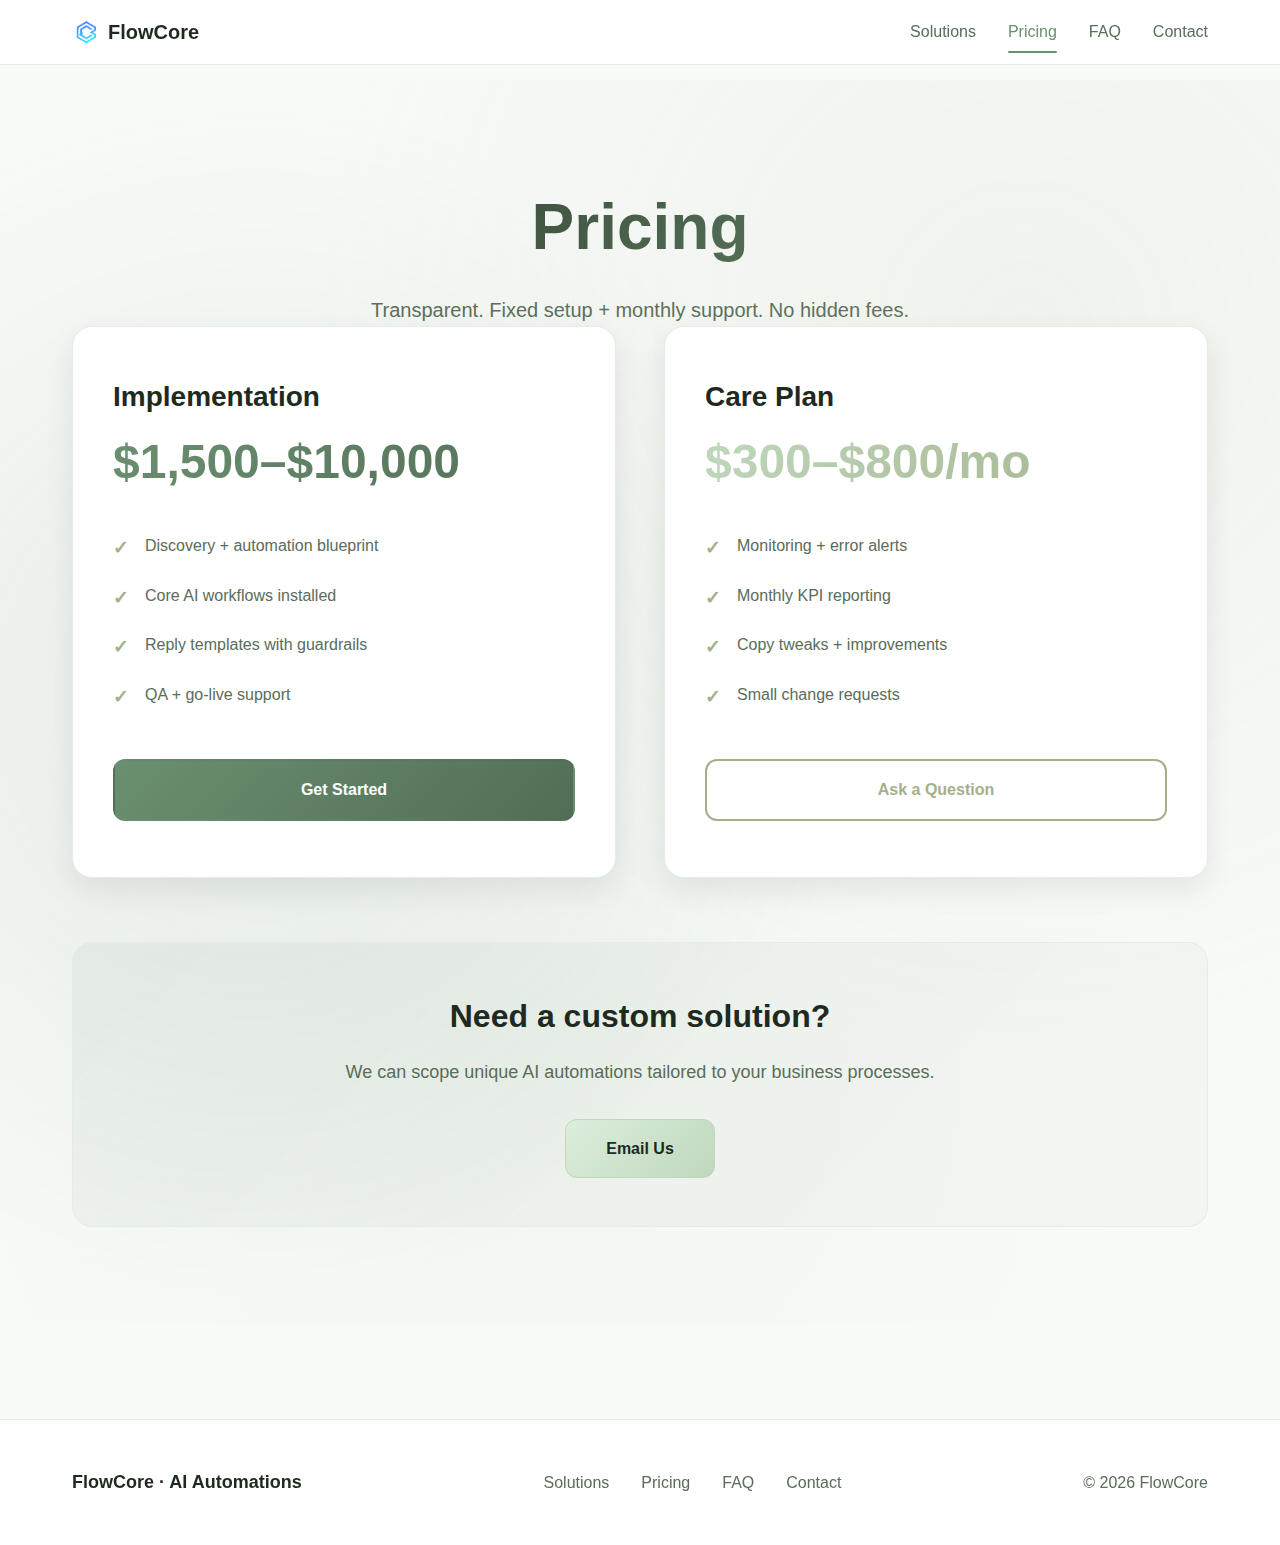
<file: FlowCorePUB-main/pricing/index.html>
<!doctype html>
<html lang="en">
<head>
  <meta charset="utf-8" />
  <meta name="viewport" content="width=device-width,initial-scale=1" />
  <title>Pricing — FlowCore</title>
  <meta name="description" content="FlowCore pricing — transparent setup fees and ongoing Care Plan support for AI automation solutions." />
  <meta name="theme-color" content="#F8FAF8" />
  <link rel="manifest" href="/manifest.json" />
  <link rel="icon" href="/assets/img/icon.png" />
  <link rel="apple-touch-icon" href="/assets/img/icon-192.png" />
  <style>
    * { margin: 0; padding: 0; box-sizing: border-box; }

    :root {
      --primary: #6B8F71;
      --primary-dark: #516E55;
      --secondary: #A3B18A;
      --accent: #BFD8BD;

      --background: #F8FAF8;
      --surface: #FFFFFF;
      --surface-light: #EEF5EE;

      --text: #1F2A1F;
      --text-muted: #5A6C5A;

      --border: #E4EDE4;

      --gradient-1: linear-gradient(135deg, #6B8F71 0%, #516E55 100%);
      --gradient-2: linear-gradient(135deg, #BFD8BD 0%, #A3B18A 100%);
      --gradient-3: linear-gradient(135deg, #DCEEDD 0%, #BFD8BD 100%);
    }

    body {
      font-family: -apple-system, BlinkMacSystemFont, 'Segoe UI', Roboto, sans-serif;
      background: var(--background);
      color: var(--text);
      line-height: 1.6;
      overflow-x: hidden;
    }

    .container { max-width: 1200px; margin: 0 auto; padding: 0 2rem; }

/* Header (canonical) */
.header{
  position: fixed;
  top: 0; left: 0; right: 0;
  background: rgba(255,255,255,0.9);
  backdrop-filter: blur(20px);
  border-bottom: 1px solid var(--border);
  z-index: 1000;
  transition: background 0.3s ease, box-shadow 0.3s ease;
}
.nav{
  height: 64px;
  display: flex;
  align-items: center;
  justify-content: space-between;
  padding: 0 2rem;
}
.brand{
  display: flex;
  align-items: center;
  gap: 0.5rem;
  text-decoration: none;
  color: var(--text);
  font-weight: 600;
  font-size: 1.25rem;
  line-height: 1;
}
.logo{ display: flex; align-items: center; line-height: 0; }
.logo img{
  width: 28px; height: 28px;
  display: block;
  object-fit: contain;
  border-radius: 6px;
  vertical-align: middle;
}
.menu{ display: flex; align-items: center; gap: 2rem; }
.menu a{
  text-decoration: none;
  color: var(--text-muted);
  transition: color 0.3s ease;
  position: relative;
}
.menu a:hover,
.menu a.active{ color: var(--primary); }
.menu a.active::after{
  content: '';
  position: absolute;
  bottom: -0.5rem; left: 0; right: 0;
  height: 2px; background: var(--primary);
  border-radius: 1px;
}

/* Toggle */
#menu-toggle, .burger{ display: none; }

/* Mobile */
@media (max-width: 768px){
  .nav{ padding: 1rem; }

  .burger{
    display: block;
    width: 24px; height: 20px;
    cursor: pointer; position: relative; z-index: 1001;
  }
  .burger span,
  .burger span::before,
  .burger span::after{
    display: block; width: 100%; height: 2px;
    background: var(--text);
    border-radius: 1px; transition: all 0.3s ease;
    position: relative;
  }
  .burger span::before,
  .burger span::after{ content: ''; position: absolute; }
  .burger span::before{ top: -8px; }
  .burger span::after{ top: 8px; }

  .menu{
    display: none;
    position: absolute; top: 100%; left: 0; right: 0;
    background: rgba(255,255,255,0.95);
    backdrop-filter: blur(20px);
    flex-direction: column; padding: 2rem; gap: 1rem;
    border-top: 1px solid var(--border);
  }
  #menu-toggle:checked ~ .menu{ display: flex; }
}

    /* Pricing Section */
    .section { padding: 6rem 0; position: relative; }
    .section::before {
      content: '';
      position: absolute; inset: 0;
      background:
        radial-gradient(circle at 20% 50%, rgba(107,143,113,0.12) 0%, transparent 50%),
        radial-gradient(circle at 80% 20%, rgba(163,177,138,0.10) 0%, transparent 50%),
        radial-gradient(circle at 40% 80%, rgba(191,216,189,0.10) 0%, transparent 50%);
      pointer-events: none;
    }

    .section h2 {
      font-size: clamp(2.5rem, 5vw, 4rem);
      font-weight: 700;
      text-align: center;
      margin-bottom: 1rem;
      background: linear-gradient(135deg, var(--text) 0%, var(--primary) 100%);
      -webkit-background-clip: text;
      -webkit-text-fill-color: transparent;
      background-clip: text;
      animation: fadeInUp 0.8s ease-out;
    }

    .muted {
      color: var(--text-muted);
      font-size: 1.25rem;
      text-align: center;
      margin-bottom: 4rem;
      animation: fadeInUp 0.8s ease-out 0.2s both;
    }

    .maxw { max-width: 600px; margin: 0 auto; }

    .grid2 {
      display: grid;
      grid-template-columns: repeat(auto-fit, minmax(400px, 1fr));
      gap: 3rem;
      margin-bottom: 4rem;
    }

    .price {
      background: var(--surface);
      border: 1px solid var(--border);
      border-radius: 20px;
      padding: 3rem 2.5rem;
      position: relative;
      overflow: hidden;
      transition: all 0.4s cubic-bezier(0.4, 0, 0.2, 1);
      box-shadow: 0 12px 30px rgba(16,24,16,0.08);
      animation: slideInUp 0.6s ease-out both;
    }

    .price::before {
      content: '';
      position: absolute; top: 0; left: 0; right: 0; height: 4px;
      background: var(--gradient-1);
      transform: scaleX(0);
      transition: transform 0.4s ease;
    }
    .price:nth-child(2)::before { background: var(--gradient-2); }

    .price:hover {
      transform: translateY(-10px);
      border-color: rgba(107,143,113,0.35);
      box-shadow: 0 25px 50px rgba(16,24,16,0.12);
    }
    .price:hover::before { transform: scaleX(1); }

    .price h3 {
      font-size: 1.75rem;
      font-weight: 600;
      margin-bottom: 1rem;
      color: var(--text);
    }

    .amount {
      font-size: 3rem;
      font-weight: 700;
      margin-bottom: 2rem;
      background: var(--gradient-1);
      -webkit-background-clip: text;
      -webkit-text-fill-color: transparent;
      background-clip: text;
      line-height: 1.1;
    }
    .price:nth-child(2) .amount {
      background: var(--gradient-2);
      -webkit-background-clip: text;
      -webkit-text-fill-color: transparent;
      background-clip: text;
    }

    .price ul { list-style: none; margin-bottom: 2.5rem; }
    .price li {
      padding: 0.75rem 0 0.75rem 2rem;
      position: relative;
      color: var(--text-muted);
      transition: color 0.3s ease;
    }
    .price li::before {
      content: '✓';
      position: absolute; left: 0;
      color: var(--secondary);
      font-weight: 600; font-size: 1.2rem;
    }
    .price:hover li { color: var(--text); }

    .btn {
      display: inline-block;
      padding: 1rem 2rem;
      border-radius: 12px;
      text-decoration: none;
      font-weight: 600;
      text-align: center;
      transition: all 0.3s ease;
      border: 2px solid transparent;
      position: relative;
      overflow: hidden;
      width: 100%;
    }
    .btn::before {
      content: '';
      position: absolute; top: 0; left: -100%; width: 100%; height: 100%;
      background: linear-gradient(90deg, transparent, rgba(255,255,255,0.3), transparent);
      transition: left 0.5s;
    }
    .btn:hover::before { left: 100%; }

    .btn-primary { background: var(--gradient-1); color: #fff; }
    .btn-primary:hover { transform: translateY(-2px); box-shadow: 0 10px 25px rgba(81,110,85,0.35); }

    .btn-ghost { background: transparent; color: var(--secondary); border-color: var(--secondary); }
    .btn-ghost:hover { background: var(--secondary); color: #fff; transform: translateY(-2px); box-shadow: 0 10px 25px rgba(163,177,138,0.35); }

    /* Contact Section */
    .contact-section {
      text-align: center;
      background: linear-gradient(135deg, rgba(107,143,113,0.08), rgba(163,177,138,0.06));
      border: 1px solid var(--border);
      border-radius: 20px;
      padding: 3rem 2rem;
      position: relative;
      overflow: hidden;
      animation: fadeIn 0.8s ease-out 0.8s both;
    }
    .contact-section h3 { font-size: 2rem; margin-bottom: 1rem; position: relative; z-index: 1; color: var(--text); }
    .contact-section p { color: var(--text-muted); font-size: 1.125rem; margin-bottom: 2rem; position: relative; z-index: 1; }
    .contact-link {
      display: inline-block; padding: 1rem 2.5rem;
      background: var(--gradient-3); color: #1F2A1F;
      text-decoration: none; border-radius: 12px; font-weight: 600;
      transition: all 0.3s ease; position: relative; z-index: 1; border: 1px solid var(--accent);
    }
    .contact-link:hover { transform: translateY(-3px); box-shadow: 0 15px 30px rgba(16,24,16,0.12); color: #1F2A1F; }

    /* Footer */
    .footer {
      background: rgba(255,255,255,0.85);
      border-top: 1px solid var(--border);
      padding: 3rem 0;
      margin-top: 6rem;
      backdrop-filter: blur(12px);
    }

    .footer-inner {
      display: flex; justify-content: space-between; align-items: center;
      flex-wrap: wrap; gap: 2rem;
    }

    .footer-brand { font-weight: 600; font-size: 1.125rem; color: var(--text); }

    .footer-links { display: flex; gap: 2rem; }
    .footer-links a { color: var(--text-muted); text-decoration: none; transition: color 0.3s ease; }
    .footer-links a:hover { color: var(--primary); }

    .footer-copy { color: var(--text-muted); }

    /* Animations */
    @keyframes fadeInUp { from { opacity: 0; transform: translateY(30px); } to { opacity: 1; transform: translateY(0); } }
    @keyframes slideInUp { from { opacity: 0; transform: translateY(60px); } to { opacity: 1; transform: translateY(0); } }
    @keyframes fadeIn { from { opacity: 0; } to { opacity: 1; } }

    /* Price card stagger */
    .price:nth-child(1) { animation-delay: 0.4s; }
    .price:nth-child(2) { animation-delay: 0.6s; }

    /* Mobile Responsiveness */
    @media (max-width: 768px) {
      .nav { padding: 1rem; }

      .burger {
        display: block; width: 24px; height: 20px; cursor: pointer; position: relative;
      }
      .burger span,
      .burger span::before,
      .burger span::after {
        display: block; width: 100%; height: 2px; background: var(--text);
        border-radius: 1px; transition: all 0.3s ease;
      }
      .burger span::before, .burger span::after { content: ''; position: absolute; }
      .burger span::before { top: -8px; }
      .burger span::after { top: 8px; }

      .menu {
        display: none; position: absolute; top: 100%; left: 0; right: 0;
        background: rgba(255,255,255,0.95);
        backdrop-filter: blur(20px);
        flex-direction: column; padding: 2rem; gap: 1rem; border-top: 1px solid var(--border);
      }
      #menu-toggle:checked ~ .menu { display: flex; }

      .grid2 { grid-template-columns: 1fr; gap: 2rem; }
      .section { padding: 4rem 0; }
      .price { padding: 2rem 1.5rem; }
      .amount { font-size: 2.5rem; }

      .footer-inner { flex-direction: column; text-align: center; }
      .footer-links { order: -1; justify-content: center; flex-wrap: wrap; }
    }

    @media (max-width: 480px) {
      .grid2 { grid-template-columns: 1fr; }
      .price { margin: 0 1rem; }
    }
  </style>
</head>
<body>
  <!-- Header -->
  <header class="header" id="top">
    <div class="container nav">
      <a class="brand" href="/" aria-label="FlowCore">
        <span class="logo" aria-hidden="true">
          <img src="/assets/img/icon.png" alt="" width="28" height="28" />
        </span>
        <span>FlowCore</span>
      </a>
      <input id="menu-toggle" type="checkbox" hidden aria-controls="menu" />
      <label for="menu-toggle" class="burger" aria-label="Toggle Menu"><span></span></label>
      <nav class="menu" id="menu">
        <a href="/solutions">Solutions</a>
        <a href="/pricing" class="active">Pricing</a>
        <a href="/faq">FAQ</a>
        <a href="/contact">Contact</a>
      </nav>
    </div>
  </header>

  <!-- Pricing Section -->
  <section class="section" id="pricing" style="margin-top:80px;">
    <div class="container">
      <h2>Pricing</h2>
      <p class="muted maxw">Transparent. Fixed setup + monthly support. No hidden fees.</p>
      <div class="grid2">
        <!-- Implementation Tier -->
        <div class="price card" data-animate="card">
          <h3>Implementation</h3>
          <div class="amount">$1,500–$10,000</div>
          <ul>
            <li>Discovery + automation blueprint</li>
            <li>Core AI workflows installed</li>
            <li>Reply templates with guardrails</li>
            <li>QA + go-live support</li>
          </ul>
          <a class="btn btn-primary" href="/contact">Get Started</a>
        </div>
        <!-- Care Plan Tier -->
        <div class="price card" data-animate="card">
          <h3>Care Plan</h3>
          <div class="amount">$300–$800/mo</div>
          <ul>
            <li>Monitoring + error alerts</li>
            <li>Monthly KPI reporting</li>
            <li>Copy tweaks + improvements</li>
            <li>Small change requests</li>
          </ul>
          <a class="btn btn-ghost" href="/contact">Ask a Question</a>
        </div>
      </div>
      <!-- Custom Solutions CTA -->
      <div class="contact-section" style="margin-top:48px;">
        <h3>Need a custom solution?</h3>
        <p>We can scope unique AI automations tailored to your business processes.</p>
        <a href="mailto:support@flowcore.systems" class="contact-link">Email Us</a>
      </div>
    </div>
  </section>

  <!-- Footer -->
  <footer class="footer">
    <div class="container footer-inner">
      <div class="footer-brand">FlowCore · AI Automations</div>
      <nav class="footer-links">
        <a href="/solutions">Solutions</a>
        <a href="/pricing">Pricing</a>
        <a href="/faq">FAQ</a>
        <a href="/contact">Contact</a>
      </nav>
      <div class="footer-copy">© <span id="year">2025</span> FlowCore</div>
    </div>
  </footer>

  <script>
    // Set current year
    document.getElementById('year').textContent = new Date().getFullYear();

    // Add scroll effects to header
    window.addEventListener('scroll', () => {
      const header = document.querySelector('.header');
      if (window.scrollY > 100) {
        header.style.background = 'rgba(11, 18, 32, 0.98)';
      } else {
        header.style.background = 'rgba(11, 18, 32, 0.95)';
      }
    });

    // Add intersection observer for enhanced animations
    const observerOptions = {
      threshold: 0.1,
      rootMargin: '0px 0px -50px 0px'
    };

    const observer = new IntersectionObserver((entries) => {
      entries.forEach(entry => {
        if (entry.isIntersecting) {
          entry.target.style.opacity = '1';
          entry.target.style.transform = 'translateY(0)';
        }
      });
    }, observerOptions);

    // Observe pricing cards for scroll animations
    document.querySelectorAll('.price, .contact-section').forEach(el => {
      observer.observe(el);
    });
  </script>
</body>
</html>
</file>
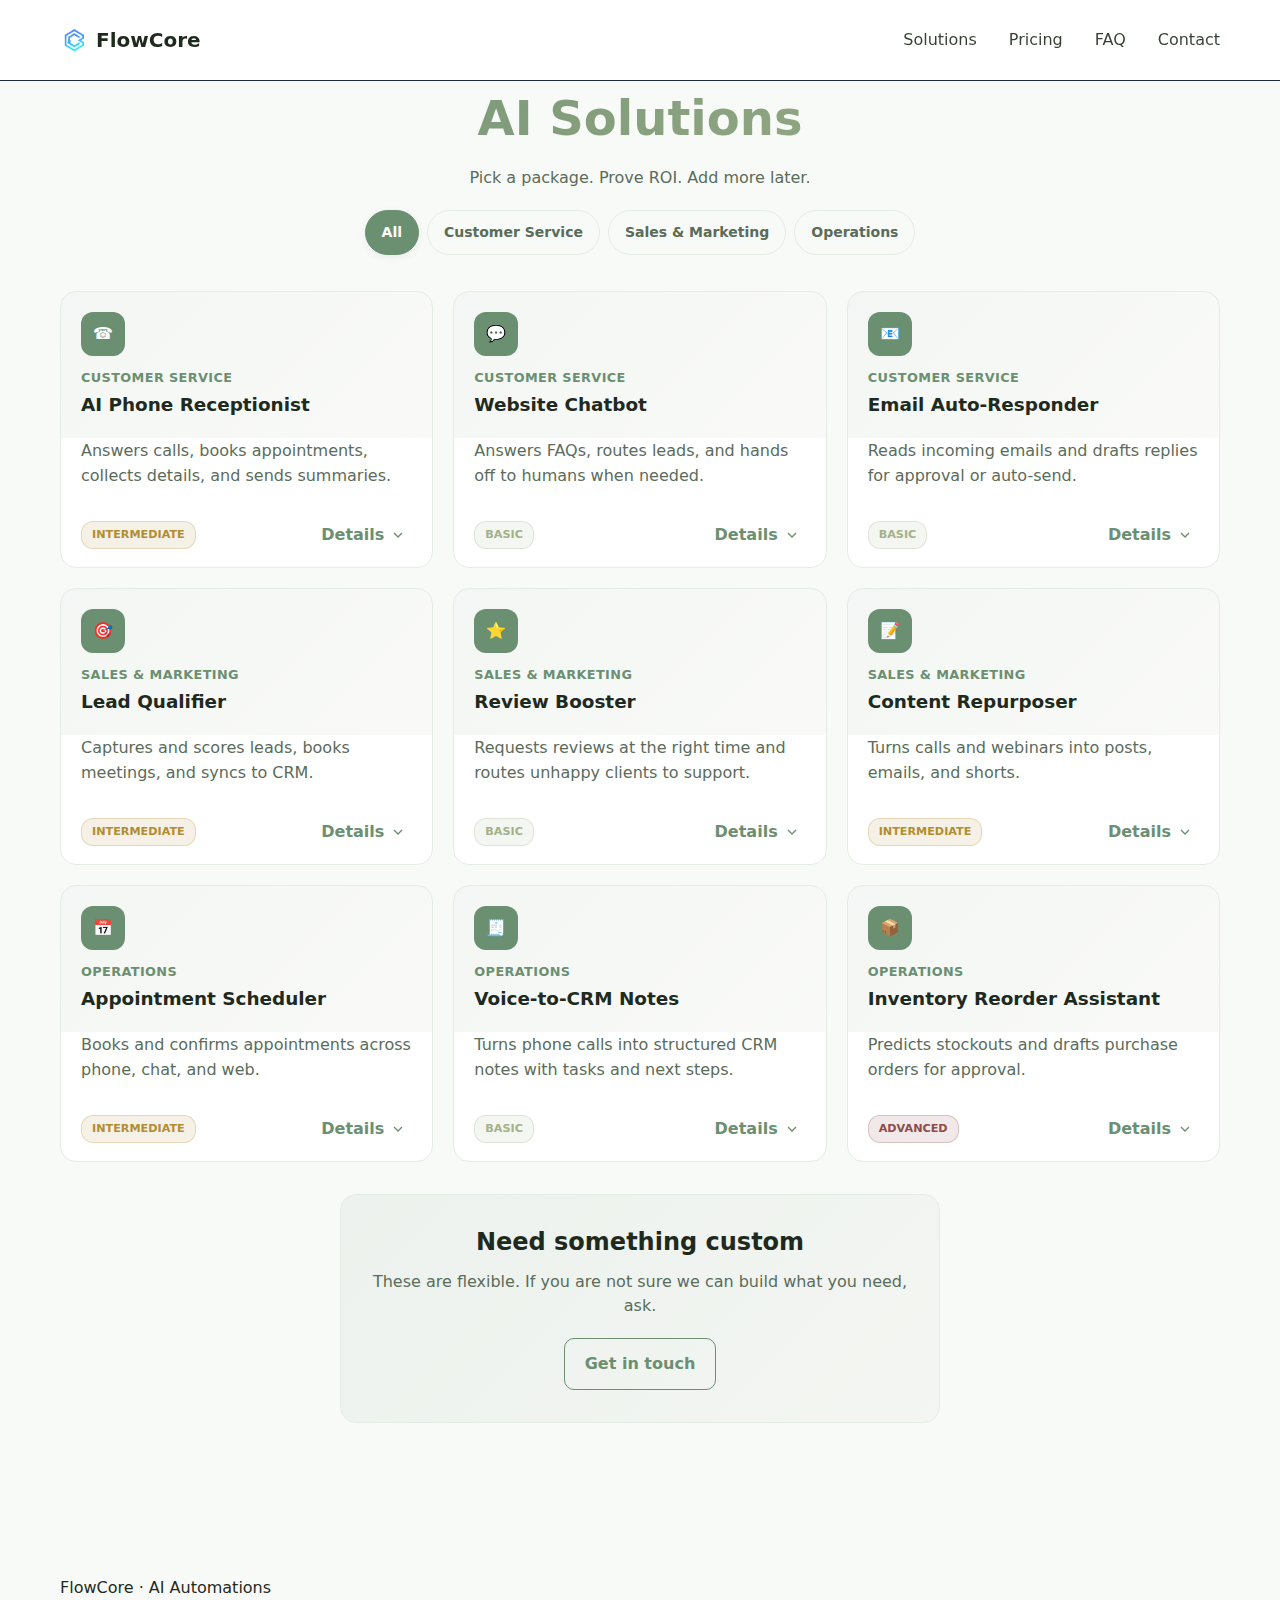
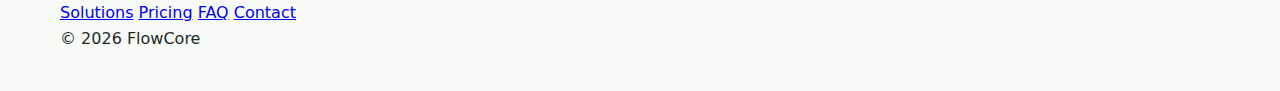
<file: FlowCorePUB-main/solutions/index.html>
<!doctype html>
<html lang="en">
<head>
  <meta charset="utf-8" />
  <meta name="viewport" content="width=device-width,initial-scale=1" />
  <title>Solutions — FlowCore</title>
  <meta name="description" content="Explore FlowCore's AI automation solutions for customer service, sales, marketing, and operations." />
  <meta name="theme-color" content="#F8FAF8" />
  <link rel="manifest" href="/manifest.json" />
  <link rel="icon" href="/assets/img/icon.png" />
  <link rel="apple-touch-icon" href="/assets/img/icon-192.png" />
  <link rel="stylesheet" href="/assets/css/style.css" />
  <style>
    :root {
      --bg: #F8FAF8;
      --bg-2: #FFFFFF;
      --fg: #1F2A1F;
      --fg-muted: #5A6C5A;

      --acc1: #6B8F71; /* primary sage */
      --acc2: #A3B18A; /* soft sage */
      --acc3: #B28D2F; /* amber */
      --acc4: #8E4B4B; /* red-brown */

      --b: #E4EDE4;
      --ring: rgba(107,143,113,.22);

      --motion-fast: 220ms; --motion-med: 400ms;
      --ease: cubic-bezier(.2,0,0,1);

      --elev-1: 0 2px 8px rgba(16,24,16,.06);
      --elev-3: 0 16px 48px rgba(16,24,16,.12);
    }

    * { box-sizing: border-box; }

    body {
      background: var(--bg);
      color: var(--fg);
      line-height: 1.6;
      -webkit-font-smoothing: antialiased;
    }

    /* Header (canonical) */
    .header{
      position: fixed;
      top: 0; left: 0; right: 0;
      background: rgba(255,255,255,0.9);
      backdrop-filter: blur(20px);
      border-bottom: 1px solid var(--border);
      z-index: 1000;
      transition: background 0.3s ease, box-shadow 0.3s ease;
    }
    .nav{
      height: 64px;
      display: flex;
      align-items: center;
      justify-content: space-between;
      padding: 0 2rem;
    }
    .brand{
      display: flex;
      align-items: center;
      gap: 0.5rem;
      text-decoration: none;
      color: var(--text);
      font-weight: 600;
      font-size: 1.25rem;
      line-height: 1;
    }
    .logo{ display: flex; align-items: center; line-height: 0; }
    .logo img{
      width: 28px; height: 28px;
      display: block;
      object-fit: contain;
      border-radius: 6px;
      vertical-align: middle;
    }
    .menu{ display: flex; align-items: center; gap: 2rem; }
    .menu a{
      text-decoration: none;
      color: var(--text-muted);
      transition: color 0.3s ease;
      position: relative;
    }
    .menu a:hover,
    .menu a.active{ color: var(--primary); }
    .menu a.active::after{
      content: '';
      position: absolute;
      bottom: -0.5rem; left: 0; right: 0;
      height: 2px; background: var(--primary);
      border-radius: 1px;
    }

    /* Toggle */
    #menu-toggle, .burger{ display: none; }

    /* Mobile */
    @media (max-width: 768px){
      .nav{ padding: 1rem; }

      .burger{
        display: block;
        width: 24px; height: 20px;
        cursor: pointer; position: relative; z-index: 1001;
      }
      .burger span,
      .burger span::before,
      .burger span::after{
        display: block; width: 100%; height: 2px;
        background: var(--text);
        border-radius: 1px; transition: all 0.3s ease;
        position: relative;
      }
      .burger span::before,
      .burger span::after{ content: ''; position: absolute; }
      .burger span::before{ top: -8px; }
      .burger span::after{ top: 8px; }

      .menu{
        display: none;
        position: absolute; top: 100%; left: 0; right: 0;
        background: rgba(255,255,255,0.95);
        backdrop-filter: blur(20px);
        flex-direction: column; padding: 2rem; gap: 1rem;
        border-top: 1px solid var(--border);
      }
      #menu-toggle:checked ~ .menu{ display: flex; }
    }

    .container { max-width: 1200px; margin: 0 auto; padding: 40px 20px; }
    .section { padding: 40px 0; }

    .solutions-header { text-align: center; margin-bottom: 36px; }
    .solutions-header h2 {
      font-size: clamp(2rem,4vw,3rem);
      font-weight: 700;
      margin-bottom: 8px;
      background: linear-gradient(135deg, var(--acc1), var(--acc2));
      -webkit-background-clip: text;
      background-clip: text;
      -webkit-text-fill-color: transparent;
    }
    .solutions-header p { color: var(--fg-muted); max-width: 700px; margin: 0 auto 20px; }

    .category-tabs { display: flex; gap: 8px; justify-content: center; flex-wrap: wrap; margin: 10px 0 24px; }
    .tab-button {
      padding: 10px 16px;
      border: 1px solid var(--b);
      border-radius: 24px;
      background: transparent;
      color: var(--fg-muted);
      font-weight: 600;
      font-size: 14px;
      cursor: pointer;
      transition: all var(--motion-fast) var(--ease);
    }
    .tab-button:hover { border-color: var(--acc1); color: var(--acc1); }
    .tab-button[aria-pressed="true"] { background: var(--acc1); border-color: var(--acc1); color: #fff; box-shadow: var(--elev-1); }

    .solutions-grid { display: grid; grid-template-columns: repeat(auto-fit, minmax(320px, 1fr)); gap: 20px; }

    .solution-card {
      background: var(--bg-2);
      border: 1px solid var(--b);
      border-radius: 16px;
      overflow: hidden;
      position: relative;
      transition: transform var(--motion-med) var(--ease), box-shadow var(--motion-med) var(--ease), border-color var(--motion-med) var(--ease);
      transform: translateY(0);
    }
    .solution-card:hover { transform: translateY(-6px); box-shadow: var(--elev-3); border-color: var(--acc1); }
    .solution-card[hidden] { display: none; }

    .card-header {
      padding: 20px 20px 12px;
      background: linear-gradient(135deg, rgba(107,143,113,.08), rgba(163,177,138,.06));
      min-height: 96px;
    }

    .solution-icon {
      width: 44px; height: 44px; border-radius: 12px;
      display: flex; align-items: center; justify-content: center;
      background: var(--acc1); font-weight: 800; margin-bottom: 12px;
      color: #fff;
    }

    .solution-title { font-size: 1.15rem; font-weight: 800; margin: 2px 0 6px; }

    .solution-subtitle {
      font-size: .8rem; color: var(--acc1); font-weight: 700; text-transform: uppercase; letter-spacing: .4px;
      display: block; white-space: normal; overflow: visible; text-overflow: unset; min-height: 1.2em;
    }

    .card-content { padding: 0 20px 18px; }
    .solution-description { color: var(--fg-muted); margin-bottom: 14px; }

    .solution-features { max-height: 0; overflow: hidden; transition: max-height var(--motion-med) var(--ease), opacity var(--motion-med) var(--ease); opacity: 0; }
    .solution-card[aria-expanded="true"] .solution-features { max-height: 320px; opacity: 1; margin-bottom: 12px; }
    .solution-features ul { list-style: none; display: grid; gap: 8px; padding: 0; }
    .solution-features li { display: flex; gap: 8px; color: var(--fg-muted); font-size: .95rem; }
    .solution-features li:before { content: "✓"; color: var(--acc2); font-weight: 900; }

    .card-footer { padding: 0 20px 18px; display: flex; align-items: center; justify-content: space-between; gap: 10px; }
    .complexity-badge { padding: 4px 10px; border-radius: 12px; font-size: .7rem; font-weight: 800; text-transform: uppercase; white-space: nowrap; }
    .complexity-basic { background: rgba(163,177,138,.12); color: var(--acc2); border: 1px solid rgba(163,177,138,.25); }
    .complexity-intermediate { background: rgba(178,141,47,.12); color: var(--acc3); border: 1px solid rgba(178,141,47,.25); }
    .complexity-advanced { background: rgba(142,75,75,.12); color: var(--acc4); border: 1px solid rgba(142,75,75,.25); }

    .expand-button { background: none; border: none; color: var(--acc1); font-weight: 700; cursor: pointer; display: flex; align-items: center; gap: 6px; }
    .expand-button:focus-visible { outline: 2px solid var(--acc1); outline-offset: 2px; }
    .expand-icon { transition: transform var(--motion-fast) var(--ease); }
    .solution-card[aria-expanded="true"] .expand-icon { transform: rotate(180deg); }

    .contact-section {
      text-align: center;
      padding: 32px 28px;
      background: linear-gradient(135deg, rgba(107,143,113,.08), rgba(163,177,138,.06));
      border: 1px solid var(--b);
      border-radius: 16px;
      margin: 32px auto;
      max-width: 600px;
    }
    .contact-section h3 {
      font-size: 1.5rem; font-weight: 700; margin: 0 0 12px 0; color: var(--fg); line-height: 1.3;
    }
    .contact-section p {
      color: var(--fg-muted); margin: 0 0 20px 0; line-height: 1.5; font-size: 1rem;
    }
    .contact-link {
      color: var(--acc1); text-decoration: none; font-weight: 800; padding: 12px 20px;
      border: 1px solid var(--acc1); border-radius: 10px; display: inline-block;
      transition: all var(--motion-fast) var(--ease);
    }
    .contact-link:hover { background: var(--acc1); color: #fff; transform: translateY(-1px); }

    @media (max-width:768px) {
      .container { padding: 24px 16px; }
      .solutions-grid { grid-template-columns: 1fr; }
    }
  </style>
</head>
<body>
  <!-- Header -->
  <header class="header" id="top">
    <div class="container nav">
      <a class="brand" href="/" aria-label="FlowCore">
        <span class="logo" aria-hidden="true">
          <img src="/assets/img/icon.png" alt="" width="28" height="28" />
        </span>
        <span>FlowCore</span>
      </a>
      <input id="menu-toggle" type="checkbox" hidden aria-controls="menu" />
      <label for="menu-toggle" class="burger" aria-label="Toggle Menu"><span></span></label>
      <nav class="menu" id="menu">
        <a href="/solutions" class="active">Solutions</a>
        <a href="/pricing">Pricing</a>
        <a href="/faq">FAQ</a>
        <a href="/contact">Contact</a>
      </nav>
    </div>
  </header>

  <section class="section" id="solutions">
    <div class="container">
      <div class="solutions-header">
        <h2>AI Solutions</h2>
        <p>Pick a package. Prove ROI. Add more later.</p>
        <div class="category-tabs" role="tablist" aria-label="Solution categories">
          <button class="tab-button" role="tab" aria-pressed="true" data-category="all">All</button>
          <button class="tab-button" role="tab" aria-pressed="false" data-category="customer">Customer Service</button>
          <button class="tab-button" role="tab" aria-pressed="false" data-category="sales">Sales & Marketing</button>
          <button class="tab-button" role="tab" aria-pressed="false" data-category="operations">Operations</button>
        </div>
      </div>

      <div class="solutions-grid" id="grid">
        <!-- CUSTOMER -->
        <article class="solution-card" data-category="customer" aria-expanded="false">
          <div class="card-header">
            <div class="solution-icon" aria-hidden="true">☎︎</div>
            <div class="solution-subtitle">Customer Service</div>
            <h3 class="solution-title">AI Phone Receptionist</h3>
          </div>
          <div class="card-content">
            <p class="solution-description">Answers calls, books appointments, collects details, and sends summaries.</p>
            <div class="solution-features">
              <ul>
                <li>24/7 call handling</li>
                <li>Calendar booking integrations</li>
                <li>Call transcript and summary</li>
                <li>Warm transfer to staff</li>
              </ul>
            </div>
          </div>
          <div class="card-footer">
            <span class="complexity-badge complexity-intermediate">Intermediate</span>
            <button class="expand-button" type="button"><span>Details</span><svg class="expand-icon" width="16" height="16" viewBox="0 0 24 24" fill="none"><path d="M6 9l6 6 6-6" stroke="currentColor" stroke-width="2"/></svg></button>
          </div>
        </article>

        <article class="solution-card" data-category="customer" aria-expanded="false">
          <div class="card-header">
            <div class="solution-icon" aria-hidden="true">💬</div>
            <div class="solution-subtitle">Customer Service</div>
            <h3 class="solution-title">Website Chatbot</h3>
          </div>
          <div class="card-content">
            <p class="solution-description">Answers FAQs, routes leads, and hands off to humans when needed.</p>
            <div class="solution-features">
              <ul>
                <li>Docs and FAQ ingestion</li>
                <li>Lead capture with email</li>
                <li>Escalation to team inbox</li>
                <li>Analytics dashboard</li>
              </ul>
            </div>
          </div>
          <div class="card-footer">
            <span class="complexity-badge complexity-basic">Basic</span>
            <button class="expand-button" type="button"><span>Details</span><svg class="expand-icon" width="16" height="16" viewBox="0 0 24 24"><path d="M6 9l6 6 6-6" stroke="currentColor" stroke-width="2" fill="none"/></svg></button>
          </div>
        </article>

        <article class="solution-card" data-category="customer" aria-expanded="false">
          <div class="card-header">
            <div class="solution-icon" aria-hidden="true">📧</div>
            <div class="solution-subtitle">Customer Service</div>
            <h3 class="solution-title">Email Auto-Responder</h3>
          </div>
          <div class="card-content">
            <p class="solution-description">Reads incoming emails and drafts replies for approval or auto-send.</p>
            <div class="solution-features">
              <ul>
                <li>Gmail and Outlook support</li>
                <li>Policy-aware responses</li>
                <li>Attachment handling</li>
                <li>Human approval flow</li>
              </ul>
            </div>
          </div>
          <div class="card-footer">
            <span class="complexity-badge complexity-basic">Basic</span>
            <button class="expand-button" type="button"><span>Details</span><svg class="expand-icon" width="16" height="16" viewBox="0 0 24 24"><path d="M6 9l6 6 6-6" stroke="currentColor" stroke-width="2" fill="none"/></svg></button>
          </div>
        </article>

        <!-- SALES -->
        <article class="solution-card" data-category="sales" aria-expanded="false">
          <div class="card-header">
            <div class="solution-icon" aria-hidden="true">🎯</div>
            <div class="solution-subtitle">Sales & Marketing</div>
            <h3 class="solution-title">Lead Qualifier</h3>
          </div>
          <div class="card-content">
            <p class="solution-description">Captures and scores leads, books meetings, and syncs to CRM.</p>
            <div class="solution-features">
              <ul>
                <li>Form and chat capture</li>
                <li>Calendar booking links</li>
                <li>HubSpot and Pipedrive</li>
                <li>Follow-up sequences</li>
              </ul>
            </div>
          </div>
          <div class="card-footer">
            <span class="complexity-badge complexity-intermediate">Intermediate</span>
            <button class="expand-button" type="button"><span>Details</span><svg class="expand-icon" width="16" height="16" viewBox="0 0 24 24"><path d="M6 9l6 6 6-6" stroke="currentColor" stroke-width="2" fill="none"/></svg></button>
          </div>
        </article>

        <article class="solution-card" data-category="sales" aria-expanded="false">
          <div class="card-header">
            <div class="solution-icon" aria-hidden="true">⭐</div>
            <div class="solution-subtitle">Sales & Marketing</div>
            <h3 class="solution-title">Review Booster</h3>
          </div>
          <div class="card-content">
            <p class="solution-description">Requests reviews at the right time and routes unhappy clients to support.</p>
            <div class="solution-features">
              <ul>
                <li>SMS and email asks</li>
                <li>Google and Facebook</li>
                <li>Sentiment filter</li>
                <li>Automated reminders</li>
              </ul>
            </div>
          </div>
          <div class="card-footer">
            <span class="complexity-badge complexity-basic">Basic</span>
            <button class="expand-button" type="button"><span>Details</span><svg class="expand-icon" width="16" height="16" viewBox="0 0 24 24"><path d="M6 9l6 6 6-6" stroke="currentColor" stroke-width="2" fill="none"/></svg></button>
          </div>
        </article>

        <article class="solution-card" data-category="sales" aria-expanded="false">
          <div class="card-header">
            <div class="solution-icon" aria-hidden="true">📝</div>
            <div class="solution-subtitle">Sales & Marketing</div>
            <h3 class="solution-title">Content Repurposer</h3>
          </div>
          <div class="card-content">
            <p class="solution-description">Turns calls and webinars into posts, emails, and shorts.</p>
            <div class="solution-features">
              <ul>
                <li>Speaker diarization</li>
                <li>Social post generator</li>
                <li>Newsletter drafts</li>
                <li>Brand style memory</li>
              </ul>
            </div>
          </div>
          <div class="card-footer">
            <span class="complexity-badge complexity-intermediate">Intermediate</span>
            <button class="expand-button" type="button"><span>Details</span><svg class="expand-icon" width="16" height="16" viewBox="0 0 24 24"><path d="M6 9l6 6 6-6" stroke="currentColor" stroke-width="2" fill="none"/></svg></button>
          </div>
        </article>

        <!-- OPERATIONS -->
        <article class="solution-card" data-category="operations" aria-expanded="false">
          <div class="card-header">
            <div class="solution-icon" aria-hidden="true">📅</div>
            <div class="solution-subtitle">Operations</div>
            <h3 class="solution-title">Appointment Scheduler</h3>
          </div>
          <div class="card-content">
            <p class="solution-description">Books and confirms appointments across phone, chat, and web.</p>
            <div class="solution-features">
              <ul>
                <li>Two-way SMS confirms</li>
                <li>No-show reduction</li>
                <li>Staff calendar sync</li>
                <li>Payments on booking</li>
              </ul>
            </div>
          </div>
          <div class="card-footer">
            <span class="complexity-badge complexity-intermediate">Intermediate</span>
            <button class="expand-button" type="button"><span>Details</span><svg class="expand-icon" width="16" height="16" viewBox="0 0 24 24"><path d="M6 9l6 6 6-6" stroke="currentColor" stroke-width="2" fill="none"/></svg></button>
          </div>
        </article>

        <article class="solution-card" data-category="operations" aria-expanded="false">
          <div class="card-header">
            <div class="solution-icon" aria-hidden="true">🧾</div>
            <div class="solution-subtitle">Operations</div>
            <h3 class="solution-title">Voice-to-CRM Notes</h3>
          </div>
          <div class="card-content">
            <p class="solution-description">Turns phone calls into structured CRM notes with tasks and next steps.</p>
            <div class="solution-features">
              <ul>
                <li>Auto summaries</li>
                <li>Task extraction</li>
                <li>Owner assignment</li>
                <li>Compliance logging</li>
              </ul>
            </div>
          </div>
          <div class="card-footer">
            <span class="complexity-badge complexity-basic">Basic</span>
            <button class="expand-button" type="button"><span>Details</span><svg class="expand-icon" width="16" height="16" viewBox="0 0 24 24"><path d="M6 9l6 6 6-6" stroke="currentColor" stroke-width="2" fill="none"/></svg></button>
          </div>
        </article>

        <article class="solution-card" data-category="operations" aria-expanded="false">
          <div class="card-header">
            <div class="solution-icon" aria-hidden="true">📦</div>
            <div class="solution-subtitle">Operations</div>
            <h3 class="solution-title">Inventory Reorder Assistant</h3>
          </div>
          <div class="card-content">
            <p class="solution-description">Predicts stockouts and drafts purchase orders for approval.</p>
            <div class="solution-features">
              <ul>
                <li>Threshold alerts</li>
                <li>Supplier templates</li>
                <li>Multi-location aware</li>
                <li>Weekly reports</li>
              </ul>
            </div>
          </div>
          <div class="card-footer">
            <span class="complexity-badge complexity-advanced">Advanced</span>
            <button class="expand-button" type="button"><span>Details</span><svg class="expand-icon" width="16" height="16" viewBox="0 0 24 24"><path d="M6 9l6 6 6-6" stroke="currentColor" stroke-width="2" fill="none"/></svg></button>
          </div>
        </article>
      </div>

      <div class="contact-section">
        <h3>Need something custom</h3>
        <p>These are flexible. If you are not sure we can build what you need, ask.</p>
        <a href="/contact" class="contact-link" target="_blank" rel="noopener">Get in touch</a>
      </div>
    </div>
  </section>

  <footer class="footer">
    <div class="container footer-inner">
      <div class="footer-brand">FlowCore · AI Automations</div>
      <nav class="footer-links">
        <a href="/solutions.html">Solutions</a>
        <a href="/pricing.html">Pricing</a>
        <a href="/faq.html">FAQ</a>
        <a href="/contact.html">Contact</a>
      </nav>
      <div class="footer-copy">© <span id="year"></span> FlowCore</div>
    </div>
  </footer>

  <script>
    // year
    document.getElementById('year').textContent = new Date().getFullYear();

    // tabs
    const tabs = document.querySelectorAll('.tab-button');
    const cards = document.querySelectorAll('.solution-card');

    function setCategory(cat){
      tabs.forEach(t => t.setAttribute('aria-pressed', String(t.dataset.category === cat)));
      cards.forEach(c => {
        const match = (cat === 'all') || (c.dataset.category === cat);
        if (match) c.hidden = false; else c.hidden = true;
      });
    }

    tabs.forEach(t => t.addEventListener('click', () => setCategory(t.dataset.category)));
    setCategory('all'); // visible by default

    // expand/collapse with delegation
    document.getElementById('grid').addEventListener('click', (e) => {
      const btn = e.target.closest('.expand-button');
      const card = e.target.closest('.solution-card');
      if (!card) return;
      if (btn || !e.target.closest('.card-footer')) {
        const expanded = card.getAttribute('aria-expanded') === 'true';
        card.setAttribute('aria-expanded', String(!expanded));
        const label = card.querySelector('.expand-button span');
        if (label) label.textContent = expanded ? 'Details' : 'Less';
      }
    });
  </script>

  <script src="/assets/js/app.js"></script>
</body>
</html>
</file>
<file: FlowCorePUB-main/assets/css/style.css>
/* =======================
   THEME VARIABLES
======================= */
:root {
  --bg: #0b1220;
  --bg-2: #1a2332;
  --fg: #ffffff;
  --fg-muted: #aeb8c6;
  --acc1: #3b82f6;
  --acc2: #10b981;
  --b: #334155;
  --ring: rgba(59, 130, 246, 0.2);

  --border-radius: 12px;

  /* Motion Tokens */
  --motion-fast: 140ms;
  --motion-med: 220ms;
  --motion-slow: 600ms;
  --ease-standard: cubic-bezier(0.2, 0, 0, 1);
  --ease-decel: cubic-bezier(0, 0, 0.2, 1);
  --ease-spring-lite: cubic-bezier(0.4, 0, 0.2, 1);

  /* Elevations */
  --elev-1: 0 2px 8px rgba(0, 0, 0, 0.08);
  --elev-2: 0 8px 24px rgba(0, 0, 0, 0.12);
}

/* =======================
   RESET & BASE
======================= */
*,
*::before,
*::after {
  margin: 0;
  padding: 0;
  box-sizing: border-box;
}

html {
  scroll-behavior: smooth;
}

body {
  font-family: -apple-system, BlinkMacSystemFont, 'Segoe UI', Roboto, sans-serif;
  background: var(--bg);
  color: var(--fg);
  line-height: 1.6;
  -webkit-font-smoothing: antialiased;
}

/* =======================
   UTILITIES
======================= */
.maxw {
  max-width: 600px;
  margin: 0 auto;
}

.muted {
  color: var(--fg-muted);
  text-align: center;
  margin-bottom: 48px;
}

a:focus-visible,
button:focus-visible,
input:focus-visible {
  outline: none;
  border-color: var(--acc1);
  box-shadow: 0 0 0 3px var(--ring);
  border-radius: var(--border-radius);
}

/* =======================
   LAYOUT
======================= */
.container {
  max-width: 1200px;
  margin: 0 auto;
  padding: 0 20px;
}

.section {
  padding: 80px 0;
}

.grid2,
.grid3 {
  display: grid;
  gap: 24px;
}

.grid2 {
  grid-template-columns: repeat(auto-fit, minmax(300px, 1fr));
}

.grid3 {
  grid-template-columns: repeat(auto-fit, minmax(280px, 1fr));
}

/* =======================
   HEADER & NAV
======================= */
.header {
  position: fixed;
  top: 0;
  width: 100%;
  background: rgba(11, 18, 32, 0.9);
  backdrop-filter: blur(12px);
  border-bottom: 1px solid var(--b);
  z-index: 100;
  transition: background var(--motion-fast) var(--ease-standard), box-shadow var(--motion-fast) var(--ease-standard);
}

.header.scrolled {
  background: rgba(11, 18, 32, 0.95);
  box-shadow: var(--elev-1);
}

.nav {
  display: flex;
  align-items: center;
  justify-content: space-between;
  height: 64px;
}

.brand {
  display: flex;
  align-items: center;
  gap: 8px;
  text-decoration: none;
  color: var(--fg);
  font-weight: 600;
  font-size: 18px;
}

.logo img {
  width: 28px;
  height: 28px;
  border-radius: 6px;
}

/* NAV LINKS */
.menu {
  display: flex;
  gap: 32px;
}

.menu a {
  text-decoration: none;
  color: var(--fg-muted);
  font-weight: 500;
  transition: color var(--motion-fast) var(--ease-standard);
}

.menu a:hover,
.menu a:focus-visible {
  color: var(--acc1);
}

/* BURGER MENU */
.burger {
  display: none;
  flex-direction: column;
  cursor: pointer;
  padding: 8px;
}

.burger span,
.burger span::before,
.burger span::after {
  display: block;
  width: 20px;
  height: 2px;
  background: var(--fg);
  transition: all var(--motion-fast) var(--ease-standard);
  position: relative;
}

.burger span::before {
  content: '';
  position: absolute;
  top: -6px;
}

.burger span::after {
  content: '';
  position: absolute;
  top: 6px;
}

@media (max-width: 840px) {
  .burger {
    display: flex;
  }
  .menu {
    position: fixed;
    top: 64px;
    right: 20px;
    background: var(--bg-2);
    border: 1px solid var(--b);
    border-radius: var(--border-radius);
    padding: 16px;
    flex-direction: column;
    gap: 16px;
    min-width: 160px;
    box-shadow: var(--elev-2);
    opacity: 0;
    transform: translateY(-10px);
    pointer-events: none;
    transition: opacity var(--motion-fast) var(--ease-standard), transform var(--motion-fast) var(--ease-standard);
  }
  #menu-toggle:checked ~ .menu {
    opacity: 1;
    transform: translateY(0);
    pointer-events: auto;
  }
}

/* =======================
   HERO SECTION
======================= */
.hero {
  position: relative;
  min-height: 100vh;
  display: flex;
  align-items: center;
  background: linear-gradient(180deg, var(--bg) 0%, var(--bg-2) 100%);
  overflow: hidden;
}

.bg-grid {
  position: absolute;
  inset: 0;
  background-image:
    linear-gradient(rgba(59, 130, 246, 0.1) 1px, transparent 1px),
    linear-gradient(90deg, rgba(59, 130, 246, 0.1) 1px, transparent 1px);
  background-size: 40px 40px;
  opacity: 0.3;
}

.hero-inner {
  display: grid;
  grid-template-columns: 1fr 1fr;
  gap: 80px;
  align-items: center;
  z-index: 1;
}

.hero-copy h1 {
  font-size: clamp(2.5rem, 5vw, 3.5rem);
  font-weight: 700;
  line-height: 1.1;
  margin: 16px 0 24px;
}

.grad {
  background: linear-gradient(135deg, var(--acc1), var(--acc2));
  -webkit-background-clip: text;
  -webkit-text-fill-color: transparent;
}

.badge {
  display: inline-block;
  background: rgba(59, 130, 246, 0.1);
  color: var(--acc1);
  padding: 6px 12px;
  border-radius: 20px;
  font-size: 14px;
  font-weight: 500;
  border: 1px solid rgba(59, 130, 246, 0.2);
}

.hero-copy p {
  font-size: 18px;
  color: var(--fg-muted);
  margin-bottom: 32px;
}

.cta {
  display: flex;
  gap: 16px;
  margin-bottom: 32px;
}

.hero-highlights {
  display: flex;
  gap: 24px;
}

.hero-highlights span {
  font-size: 14px;
  color: var(--fg-muted);
}

.hero-highlights span::before {
  content: '✓';
  color: var(--acc2);
  margin-right: 8px;
}

.hero-cards {
  display: grid;
  grid-template-columns: 1fr 1fr;
  gap: 16px;
}

@media (max-width: 1024px) {
  .hero-inner {
    grid-template-columns: 1fr;
    gap: 40px;
    text-align: center;
  }
}

@media (max-width: 640px) {
  .cta {
    flex-direction: column;
    align-items: center;
  }
  .hero-highlights {
    justify-content: center;
  }
}

/* =======================
   CARD COMPONENTS
======================= */
.card {
  background: var(--bg-2);
  border: 1px solid var(--b);
  border-radius: var(--border-radius);
  padding: 24px;
  transition: border-color var(--motion-med) var(--ease-decel), box-shadow var(--motion-med) var(--ease-decel), transform var(--motion-med) var(--ease-decel);
}

.card:hover {
  border-color: var(--acc1);
  box-shadow: var(--elev-1);
  transform: translateY(-2px);
}

.card-title {
  font-size: 16px;
  font-weight: 600;
  margin-bottom: 8px;
}

/* =======================
   BUTTONS
======================= */
.btn {
  display: inline-flex;
  align-items: center;
  justify-content: center;
  padding: 12px 24px;
  border-radius: 8px;
  font-weight: 500;
  text-decoration: none;
  font-size: 16px;
  border: 1px solid transparent;
  cursor: pointer;
  transition: transform var(--motion-fast), box-shadow var(--motion-fast), filter var(--motion-fast);
}

.btn-primary {
  background: var(--acc1);
  color: white;
}

.btn-primary:hover {
  filter: brightness(1.1);
  box-shadow: var(--elev-2);
  transform: translateY(-2px);
}

.btn-ghost {
  background: transparent;
  color: var(--fg);
  border-color: var(--b);
}

.btn-ghost:hover {
  background: var(--bg-2);
  border-color: var(--acc1);
  transform: translateY(-2px);
}

/* =======================
   ANIMATIONS
======================= */
[data-animate] {
  transition: opacity var(--motion-slow) var(--ease-decel), transform var(--motion-slow) var(--ease-spring-lite);
  transform: translateY(8px);
  opacity: 0;
}

.animate-in {
  transform: translateY(0);
  opacity: 1;
}

/* =======================
   SOLUTIONS GRID
======================= */
.solution-card {
  background: var(--bg-2);
  border: 1px solid var(--b);
  border-radius: var(--border-radius);
  padding: 20px;
  overflow: hidden;
  max-height: 280px;
  cursor: pointer;
  transition: border-color var(--motion-med), box-shadow var(--motion-med), transform var(--motion-med), max-height var(--motion-slow), padding var(--motion-slow);
}

.solution-card:hover {
  border-color: var(--acc1);
  box-shadow: var(--elev-1);
  transform: translateY(-2px);
}

.solution-card.expanded {
  max-height: 1000px;
  padding: 24px;
}

.expand-button .expand-icon {
  display: inline-block;
  transition: transform var(--motion-fast);
}

.solution-card.expanded .expand-icon {
  transform: rotate(180deg);
}
.footer {
  background: var(--bg-2);
  border-top: 1px solid var(--b);
  padding: 20px 0;
  position: relative;
}

.footer-inner {
  display: flex;
  align-items: center;
  justify-content: space-between;
  flex-wrap: wrap;
  gap: 12px;
}

.footer-brand {
  font-weight: 600;
  color: var(--fg);
}

.footer-links {
  display: flex;
  gap: 20px;
}

.footer-links a {
  color: var(--fg-muted);
  text-decoration: none;
  font-size: 0.95rem;
  transition: color var(--motion-fast) var(--ease-standard);
}

.footer-links a:hover {
  color: var(--acc1);
}

.footer-copy {
  font-size: 0.85rem;
  color: var(--fg-muted);
}

/* Keep footer at bottom if page content is short */
html, body {
  height: 100%;
}
body {
  display: flex;
  flex-direction: column;
}
.footer {
  margin-top: auto;
}
</file>
<file: assets/css/style.css>
/* FlowCore – Professional B2B site */

/* CSS Reset and base styles */
:root {
  --bg: #0b1220;
  --bg-2: #0f172a;
  --card: #0f172a;
  --fg: #e5e7eb;
  --fg-2: #f8fafc;
  --muted: #94a3b8;
  --muted-2: #64748b;
  --border: #1e293b;
  --border-light: #334155;
  --acc-1: #7c3aed; /* indigo */
  --acc-2: #06b6d4; /* cyan */
  --success: #10b981;
  --warning: #f59e0b;
  --error: #ef4444;
  --ring: rgba(124, 58, 237, 0.25);
  --shadow: rgba(0, 0, 0, 0.25);
  --shadow-lg: rgba(0, 0, 0, 0.35);
}

*,
*::before,
*::after {
  box-sizing: border-box;
}

* {
  margin: 0;
}

html {
  scroll-behavior: smooth;
}

html,
body {
  height: 100%;
}

body {
  font-family: ui-sans-serif, system-ui, -apple-system, BlinkMacSystemFont, "Segoe UI", Roboto, "Helvetica Neue", Arial, "Noto Sans", sans-serif, "Apple Color Emoji", "Segoe UI Emoji", "Segoe UI Symbol", "Noto Color Emoji";
  line-height: 1.6;
  font-weight: 400;
  background: radial-gradient(ellipse 80rem 60rem at 50% -10%, rgba(124, 58, 237, 0.12), transparent 60%),
              var(--bg);
  color: var(--fg);
  -webkit-font-smoothing: antialiased;
  -moz-osx-font-smoothing: grayscale;
  text-rendering: optimizeLegibility;
}

img,
picture,
video,
canvas,
svg {
  display: block;
  max-width: 100%;
}

input,
button,
textarea,
select {
  font: inherit;
}

p,
h1,
h2,
h3,
h4,
h5,
h6 {
  overflow-wrap: break-word;
}

/* Focus styles */
*:focus-visible {
  outline: 2px solid var(--acc-1);
  outline-offset: 2px;
}

/* Reduced motion */
@media (prefers-reduced-motion: reduce) {
  html {
    scroll-behavior: auto;
  }
  
  *,
  *::before,
  *::after {
    animation-duration: 0.01ms !important;
    animation-iteration-count: 1 !important;
    transition-duration: 0.01ms !important;
  }
}

/* Layout */
.container {
  max-width: 1200px;
  margin: 0 auto;
  padding: 0 1.5rem;
}

.section {
  padding: 5rem 0;
}

.section-intro {
  color: var(--muted);
  max-width: 600px;
  margin: 0.5rem 0 2.5rem 0;
  font-size: 1.1rem;
}

/* Header */
.header {
  position: sticky;
  top: 0;
  z-index: 50;
  backdrop-filter: blur(12px);
  background: color-mix(in oklab, var(--bg) 90%, transparent);
  border-bottom: 1px solid var(--border);
  transition: background-color 0.2s ease;
}

.header.scrolled {
  background: color-mix(in oklab, var(--bg) 95%, transparent);
  box-shadow: 0 1px 3px var(--shadow);
}

.nav {
  display: flex;
  align-items: center;
  justify-content: space-between;
  height: 4rem;
}

.brand {
  display: flex;
  align-items: center;
  gap: 0.625rem;
  color: var(--fg-2);
  text-decoration: none;
  font-weight: 700;
  font-size: 1.125rem;
  transition: opacity 0.2s ease;
}

.brand:hover {
  opacity: 0.9;
}

.logo {
  display: grid;
  place-items: center;
  height: 28px;
  width: 28px;
  border-radius: 8px;
}

.logo img {
  display: block;
}

/* Mobile menu */
.burger {
  display: none;
  cursor: pointer;
  padding: 0.5rem;
  background: none;
  border: none;
}

.burger span,
.burger span:before,
.burger span:after {
  display: block;
  background: var(--fg);
  height: 2px;
  width: 18px;
  position: relative;
  border-radius: 2px;
  transition: all 0.2s ease;
}

.burger span:before,
.burger span:after {
  content: "";
  position: absolute;
  left: 0;
}

.burger span:before {
  top: -6px;
}

.burger span:after {
  top: 6px;
}

#menu-toggle:checked ~ .burger span {
  background: transparent;
}

#menu-toggle:checked ~ .burger span:before {
  transform: rotate(45deg);
  top: 0;
}

#menu-toggle:checked ~ .burger span:after {
  transform: rotate(-45deg);
  top: 0;
}

.menu {
  display: flex;
  gap: 2rem;
  align-items: center;
}

.menu a {
  color: var(--fg);
  text-decoration: none;
  font-weight: 500;
  opacity: 0.9;
  transition: opacity 0.2s ease;
  padding: 0.5rem 0;
  position: relative;
}

.menu a:hover,
.menu a:focus {
  opacity: 1;
}

.menu a::after {
  content: "";
  position: absolute;
  bottom: 0;
  left: 0;
  width: 0;
  height: 2px;
  background: var(--acc-1);
  transition: width 0.3s ease;
}

.menu a:hover::after {
  width: 100%;
}

@media (max-width: 48rem) {
  .burger {
    display: block;
  }
  
  .menu {
    position: absolute;
    right: 1.5rem;
    top: 4rem;
    left: 1.5rem;
    display: none;
    flex-direction: column;
    gap: 1rem;
    background: var(--bg-2);
    border: 1px solid var(--border);
    padding: 1.5rem;
    border-radius: 0.75rem;
    box-shadow: 0 10px 25px var(--shadow-lg);
  }
  
  #menu-toggle:checked ~ .menu {
    display: flex;
  }
  
  .menu a {
    padding: 0.75rem 0;
  }
}

/* Buttons */
.btn {
  display: inline-flex;
  align-items: center;
  justify-content: center;
  gap: 0.5rem;
  padding: 0.75rem 1.5rem;
  border-radius: 0.75rem;
  border: 1px solid var(--border);
  font-weight: 600;
  font-size: 0.875rem;
  text-decoration: none;
  color: var(--fg);
  background: var(--bg-2);
  transition: all 0.2s ease;
  cursor: pointer;
  white-space: nowrap;
}

.btn:hover {
  border-color: var(--border-light);
  transform: translateY(-1px);
  box-shadow: 0 4px 12px var(--shadow);
}

.btn:focus-visible {
  box-shadow: 0 0 0 3px var(--ring);
}

.btn:active {
  transform: translateY(0);
}

.btn-primary {
  background: linear-gradient(135deg, var(--acc-1), var(--acc-2));
  border-color: transparent;
  color: #fff;
  box-shadow: 0 4px 14px rgba(124, 58, 237, 0.3);
}

.btn-primary:hover {
  filter: brightness(1.05);
  box-shadow: 0 6px 20px rgba(124, 58, 237, 0.4);
}

.btn-ghost {
  background: rgba(15, 23, 42, 0.6);
  backdrop-filter: blur(8px);
}

/* Badge */
.badge {
  display: inline-flex;
  align-items: center;
  gap: 0.5rem;
  border: 1px solid var(--border);
  padding: 0.375rem 0.75rem;
  border-radius: 9999px;
  color: var(--muted);
  background: rgba(15, 23, 42, 0.6);
  font-size: 0.75rem;
  font-weight: 500;
  backdrop-filter: blur(8px);
}

/* Hero */
.hero {
  position: relative;
  overflow: hidden;
  padding: 6rem 0 5rem;
}

.bg-grid {
  position: absolute;
  inset: 0;
  opacity: 0.08;
  z-index: -1;
  background-image: 
    linear-gradient(to right, rgba(255, 255, 255, 0.1) 1px, transparent 1px),
    linear-gradient(to bottom, rgba(255, 255, 255, 0.1) 1px, transparent 1px);
  background-size: 40px 40px;
}

.hero-inner {
  display: grid;
  grid-template-columns: 1.2fr 0.8fr;
  gap: 3rem;
  align-items: start;
}

.hero-copy h1 {
  font-size: clamp(2.5rem, 5vw, 3.5rem);
  line-height: 1.1;
  margin: 0.5rem 0 1rem;
  font-weight: 800;
}

.grad {
  background: linear-gradient(135deg, var(--acc-1), var(--acc-2));
  -webkit-background-clip: text;
  background-clip: text;
  color: transparent;
}

.hero-copy p {
  color: var(--muted);
  max-width: 32rem;
  font-size: 1.125rem;
  margin-bottom: 1.5rem;
}

.cta {
  display: flex;
  gap: 1rem;
  margin-bottom: 2rem;
  flex-wrap: wrap;
}

.hero-highlights {
  display: flex;
</file>
